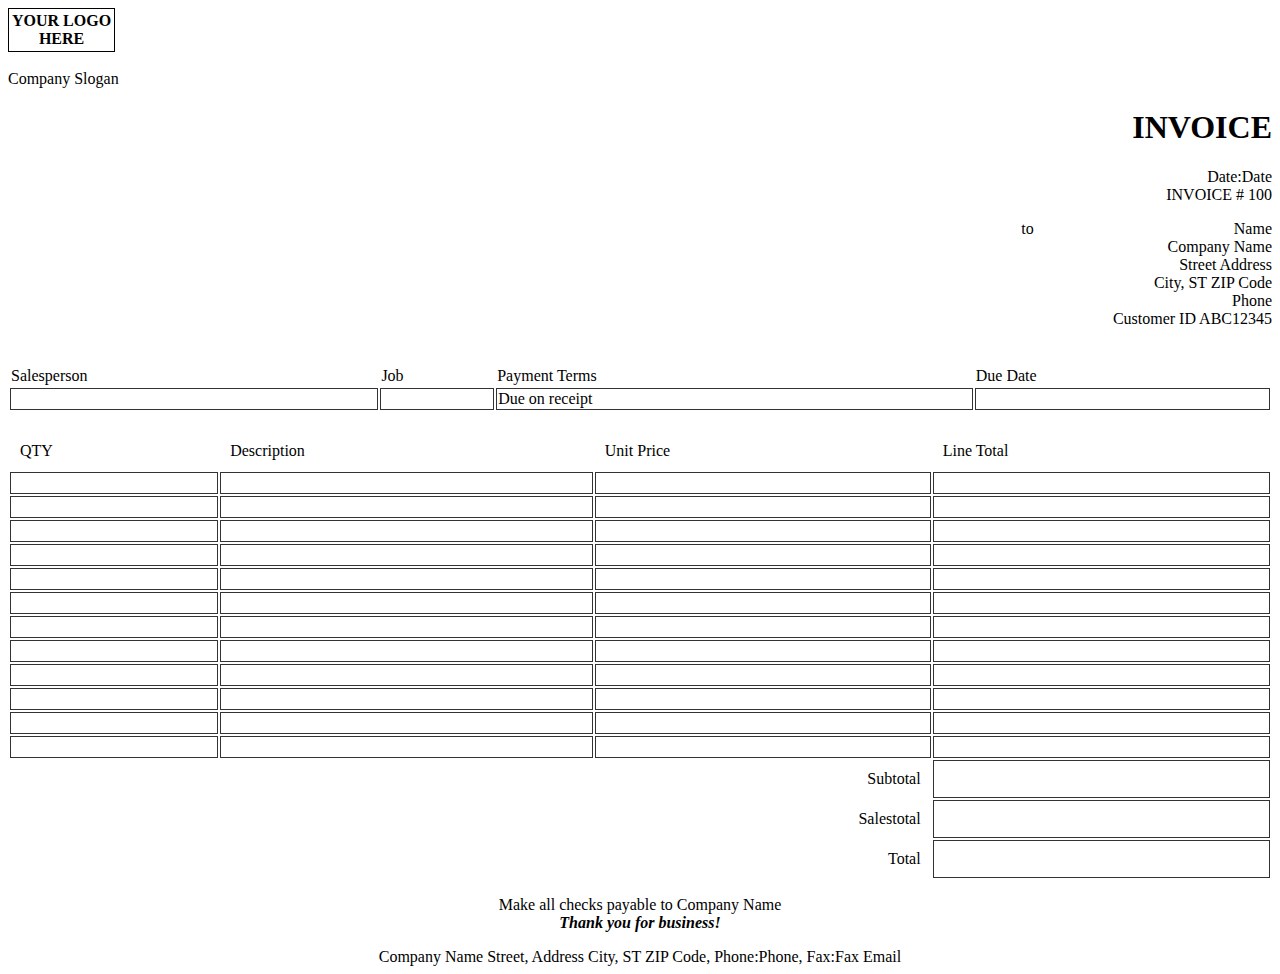
<file: index.html>
<!DOCTYPE html>
<html>
    <head>
        <title>Hello World</title>
    </head>
    <body>
        <table style="border: 1px solid black">
            <tr>
                <th><b>YOUR LOGO <br>HERE </b></th>
            </tr>
        </table>
        <br>
        <div style="text-align: left;">Company Slogan</div>
        <div style="text-align:right"><h1>INVOICE</h1></div>
        <div style="text-align:right">Date:Date</div>
        <div style="text-align:right">INVOICE # 100</div>
        <p></p>
        <div style="text-align:right"><span style="margin-right: 200px;">to</span>Name</div>
        <div style="text-align:right">Company Name</div>
        <div style="text-align:right">Street Address</div>
        <div style="text-align:right">City, ST ZIP Code</div>
        <div style="text-align:right">Phone</div>
        <div style="text-align:right">Customer ID ABC12345</div>
        <br>
        <br>

        <Table width="100%">
            <tr >
                <td>Salesperson</td>
                <td>Job</td>
                <td>Payment Terms</td>
                <td>Due Date</td>
            </tr>
            <tr>
                <td style="border: 1px solid #333;"></td>
                <td style="border: 1px solid #333;"></td>
                <td style="border: 1px solid #333;">Due on receipt</td>
                <td style="border: 1px solid #333;"></td>
            </tr>
        </Table>
        <br>
        <Table width="100%" cellpadding="10">
            <tr>
                <td>QTY</td>
                <td>Description</td>
                <td>Unit Price</td>
                <td>Line Total</td>
            </tr>
            <tr>
                <td style="border: 1px solid #333;"></td> 
                <td style="border: 1px solid #333;"></td> 
                <td style="border: 1px solid #333;"></td> 
                <td style="border: 1px solid #333;"></td> 
             </tr>
             <tr>
                <td style="border: 1px solid #333;"></td> 
                <td style="border: 1px solid #333;"></td> 
                <td style="border: 1px solid #333;"></td> 
                <td style="border: 1px solid #333;"></td> 
             </tr>
             <tr>
                <td style="border: 1px solid #333;"></td> 
                <td style="border: 1px solid #333;"></td> 
                <td style="border: 1px solid #333;"></td> 
                <td style="border: 1px solid #333;"></td> 
             </tr>
             <tr>
                <td style="border: 1px solid #333;"></td> 
                <td style="border: 1px solid #333;"></td> 
                <td style="border: 1px solid #333;"></td> 
                <td style="border: 1px solid #333;"></td> 
             </tr>
             <tr>
                <td style="border: 1px solid #333;"></td> 
                <td style="border: 1px solid #333;"></td> 
                <td style="border: 1px solid #333;"></td> 
                <td style="border: 1px solid #333;"></td> 
             </tr>
             <tr>
                <td style="border: 1px solid #333;"></td> 
                <td style="border: 1px solid #333;"></td> 
                <td style="border: 1px solid #333;"></td> 
                <td style="border: 1px solid #333;"></td> 
             </tr>
             <tr>
                <td style="border: 1px solid #333;"></td> 
                <td style="border: 1px solid #333;"></td> 
                <td style="border: 1px solid #333;"></td> 
                <td style="border: 1px solid #333;"></td> 
             </tr>
             <tr>
                <td style="border: 1px solid #333;"></td> 
                <td style="border: 1px solid #333;"></td> 
                <td style="border: 1px solid #333;"></td> 
                <td style="border: 1px solid #333;"></td> 
             </tr>
             <tr>
                <td style="border: 1px solid #333;"></td> 
                <td style="border: 1px solid #333;"></td> 
                <td style="border: 1px solid #333;"></td> 
                <td style="border: 1px solid #333;"></td> 
             </tr>
             <tr>
                <td style="border: 1px solid #333;"></td> 
                <td style="border: 1px solid #333;"></td> 
                <td style="border: 1px solid #333;"></td> 
                <td style="border: 1px solid #333;"></td> 
             </tr>
             <tr>
                <td style="border: 1px solid #333;"></td> 
                <td style="border: 1px solid #333;"></td> 
                <td style="border: 1px solid #333;"></td> 
                <td style="border: 1px solid #333;"></td> 
             </tr>
             <tr>
                <td style="border: 1px solid #333;"></td> 
                <td style="border: 1px solid #333;"></td> 
                <td style="border: 1px solid #333;"></td> 
                <td style="border: 1px solid #333;"></td> 
             </tr>      
             <tr>
                 <td></td>
                 <td></td>
                <td align="right">Subtotal</td>
                <td style="border: 1px solid #333;"></td>
             </tr>
             <tr>
                <td></td>
                <td></td>
               <td align="right">Salestotal</td>
               <td style="border: 1px solid #333;"></td>
            </tr>
            <tr>
                <td></td>
                <td></td>
               <td align="right">Total</td>
               <td style="border: 1px solid #333;"></td>
            </tr>
        </Table>
        
    <p></p>
    <p></p>
        <div style="text-align:center">Make all checks payable to Company Name</div>
        <div style="text-align:center"><b><i>Thank you for business!</b></i></div>
        <p></p>
        <div style="text-align:center">Company Name Street, Address City, ST ZIP Code, Phone:Phone, Fax:Fax Email </div>

    </body>


</html>
</file>
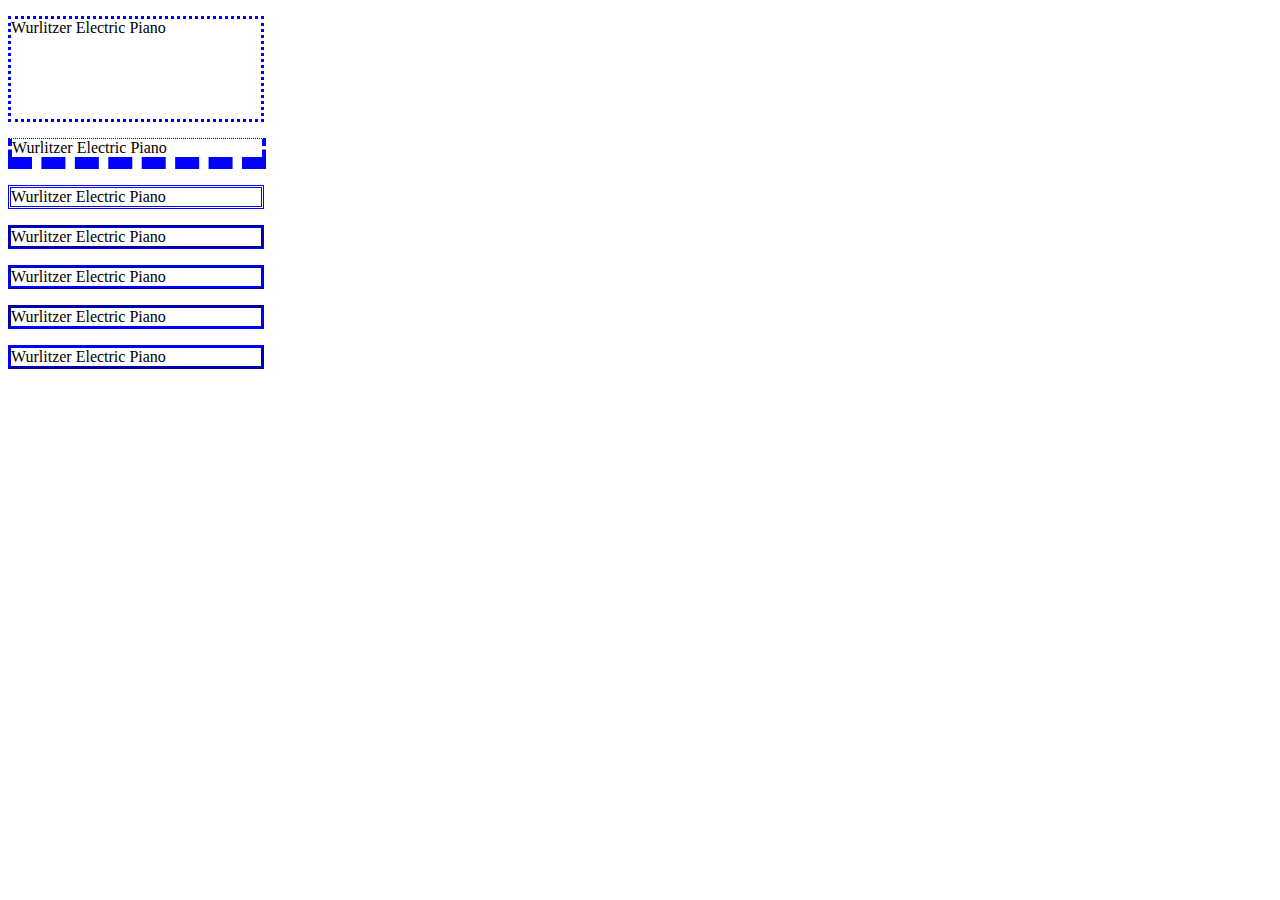
<file: border/index.html>
<!DOCTYPE html>
<html lang="en">
<head>
    <meta charset="UTF-8">
    <meta name="viewport" content="width=device-width, initial-scale=1.0">
    <title>CSS 4</title>
</head>

<style>
    p.dotted{
        border-color: blue;
        border-style: dotted;
        height: 100px;
        width: 250px;
    }
    p.mix{
        border-color: blue;
        border-style: dotted dashed dashed;
        border-width: 1px 4px 12px 4px;
        width: 250px;

    }
    p.double{
        border-color: blue;
        border-style: double;
        width: 250px;

    }
    p.groove{
        border-color: blue;
        border-style: groove;
        width: 250px;

    }
    p.ridge{
        border-color: blue;
        border-style: ridge;
        width: 250px;

    }
    p.insert{
        border-color: blue;
        border-style: inset;
        width: 250px;

    }
    p.outset{
        border-color: blue;
        border-style: outset;
        width: 250px;

    }
</style>

<body>
    <p class="dotted">Wurlitzer Electric Piano</p>
    <p class="mix">Wurlitzer Electric Piano</p>   
    <p class="double">Wurlitzer Electric Piano</p>    
    <p class="groove">Wurlitzer Electric Piano</p>    
    <p class="ridge">Wurlitzer Electric Piano</p>    
    <p class="insert">Wurlitzer Electric Piano</p>    
    <p class="outset">Wurlitzer Electric Piano</p>    

    
</body>

</html>
</file>
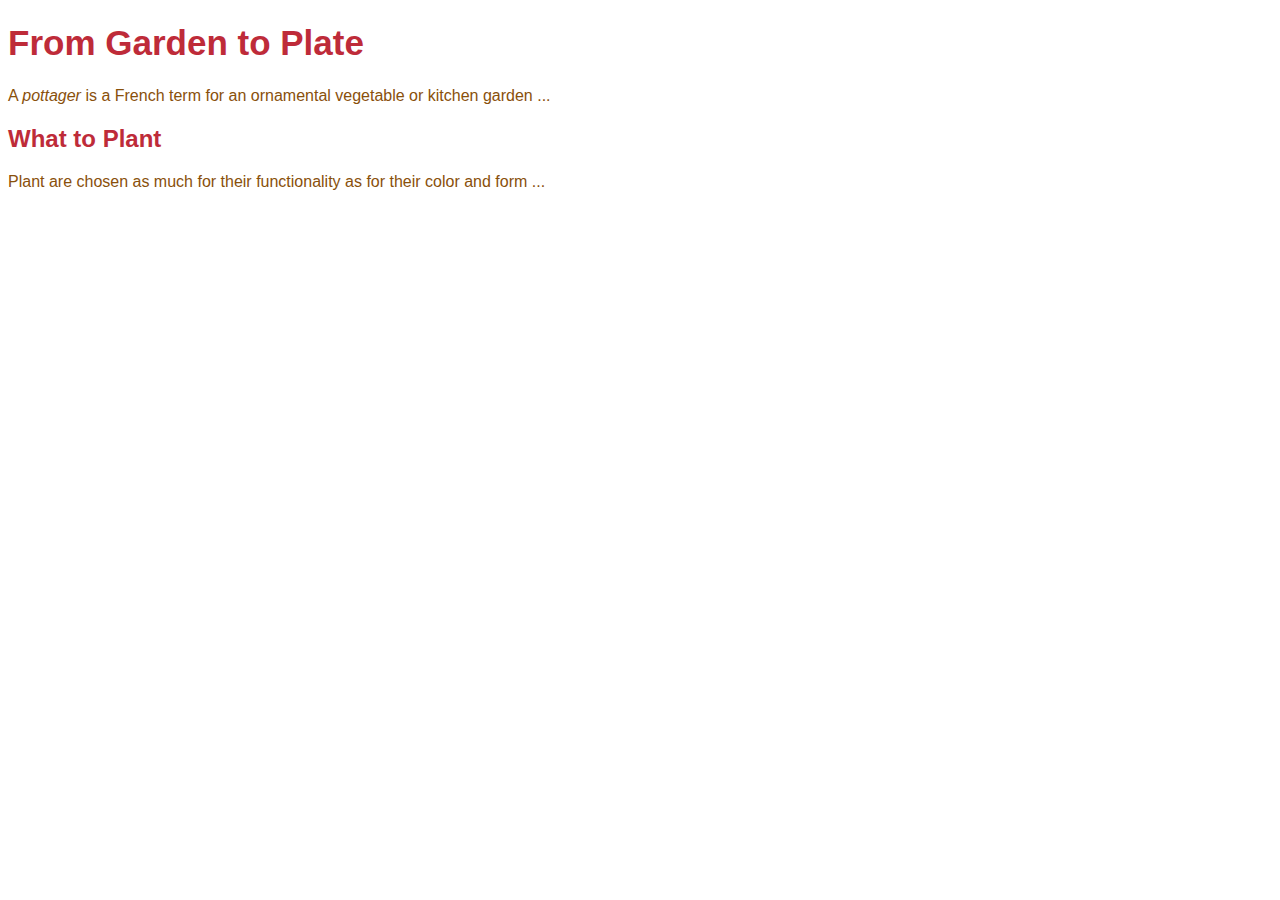
<file: css1/index.html>
<!DOCTYPE html>
<html>

<head>
    <title>Excersice 2</title>
</head>
<style>
    .title1 {
        color: #BE2B39;
        font-family: Arial, Helvetica, sans-serif;
        font-size: 35px;
    }
    
    .title2 {
        color: #BE2B39;
        font-family: Arial, Helvetica, sans-serif;
    }
    
    p {
        color: #89500B;
        font-family: Arial, Helvetica, sans-serif;
    }
</style>

<body>
    <h1 class="title1">From Garden to Plate</h1>
    <p>A <i>pottager</i> is a French term for an ornamental vegetable or kitchen garden ... </p>

    <h2 class="title2">What to Plant</h1>
        <p>Plant are chosen as much for their functionality as for their color and form ...</p>

</body>


</html>
</file>
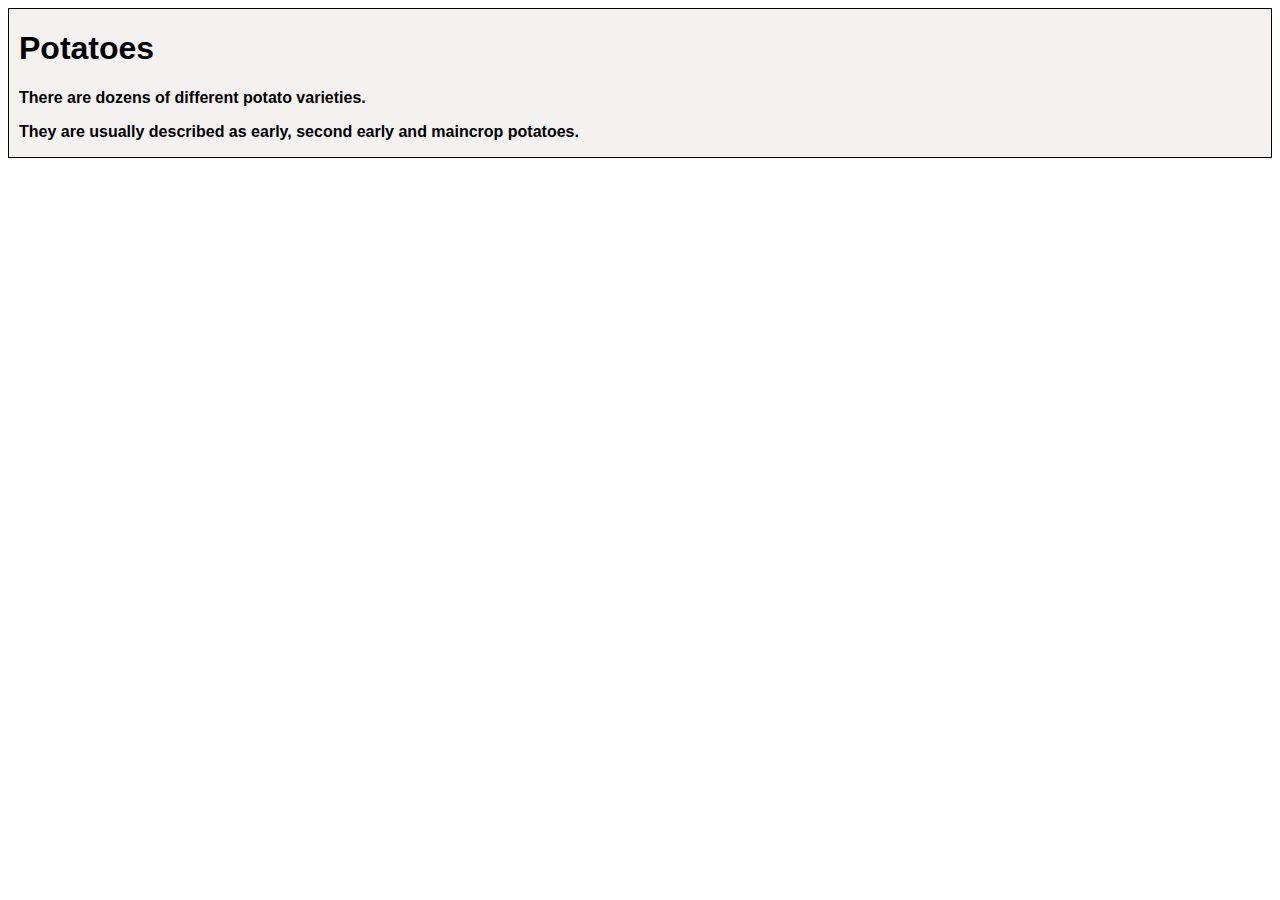
<file: css2/index.html>
<!DOCTYPE html>
<html>

<head>
    <title>Excersice 2</title>
</head>
<style>
    div {
        border-style: solid;
        border-width: 1px;
        font-family: Arial, Helvetica, sans-serif;
        background-color: #F4F2F0;
        font-weight: bold;
        padding-left: 10px;
    }
</style>

<body>
    <div>
        <h1> Potatoes</h1>
        <p> There are dozens of different potato varieties.</p>
        <p> They are usually described as early, second early and maincrop potatoes. </p>
    </div>
</body>


</html>
</file>
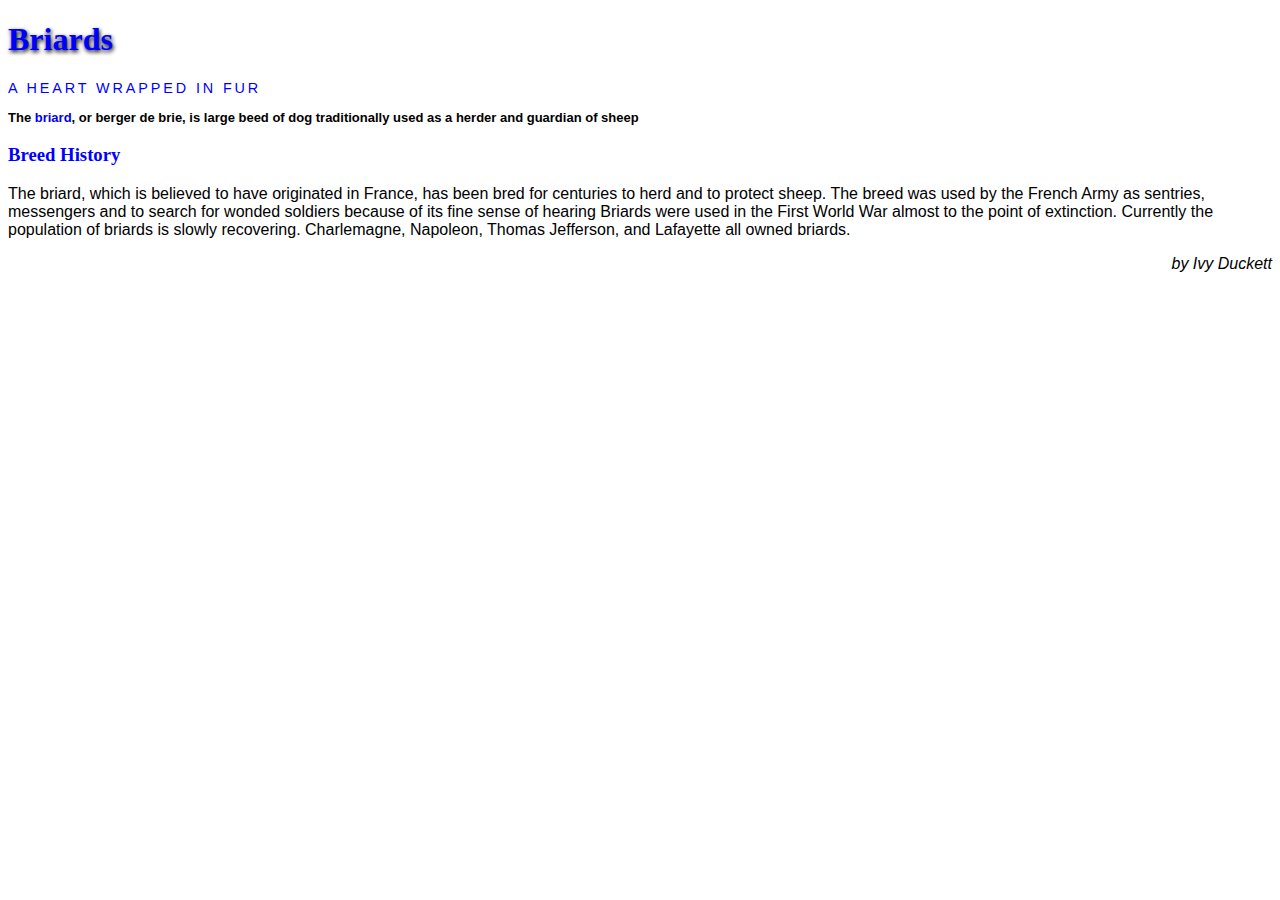
<file: css3/index.html>
<!DOCTYPE html>
<html lang="en">
<head>
    <meta charset="UTF-8">
    <meta name="viewport" content="width=device-width, initial-scale=1.0">
    <title>CSS 3</title>
</head>
<style>
    .title1{
        color: blue;
        text-shadow: 1px 2px 4px black;
        font-family: Georgia, 'Times New Roman', Times, serif;
    }

    .p1{
        color:blue;
        font-size: 90%;
        font-family: Arial, Helvetica, sans-serif;
        font-weight: 200;
        letter-spacing: 0.2em;
    }

    .p2{
        font-weight: 710;
        font-size: small;
        font-family: Arial, Helvetica, sans-serif;
    }

    .title2{
        color: blue;
    }

    p{
        font-family: Arial, Helvetica, sans-serif;
    }

    .p3{
        text-align: right;
        font-style: italic;
    }


</style>

<body>
    <h1 class="title1">Briards</h1>
    <p class="p1">A HEART WRAPPED IN FUR</p>
    <p class="p2">The <a style="text-decoration:none" href="https://www.w3schools.com/html/html_links.asp">briard</a>, or berger de brie, is large beed of dog traditionally used as a herder and guardian of sheep</p>
    <h3 class="title2">Breed History</h3> 
    <p>The briard, which is believed to have originated in France, has been bred for centuries to herd and to protect sheep.
        The breed was used by the French Army as sentries, messengers and to search for wonded soldiers because of its fine sense of hearing
        Briards were used in the First World War almost to the point of extinction. Currently the population of briards is slowly recovering.
        Charlemagne, Napoleon, Thomas Jefferson, and Lafayette all owned briards.
    </p>
    <p class="p3">by Ivy Duckett</p>   
</body>


</html>
</file>
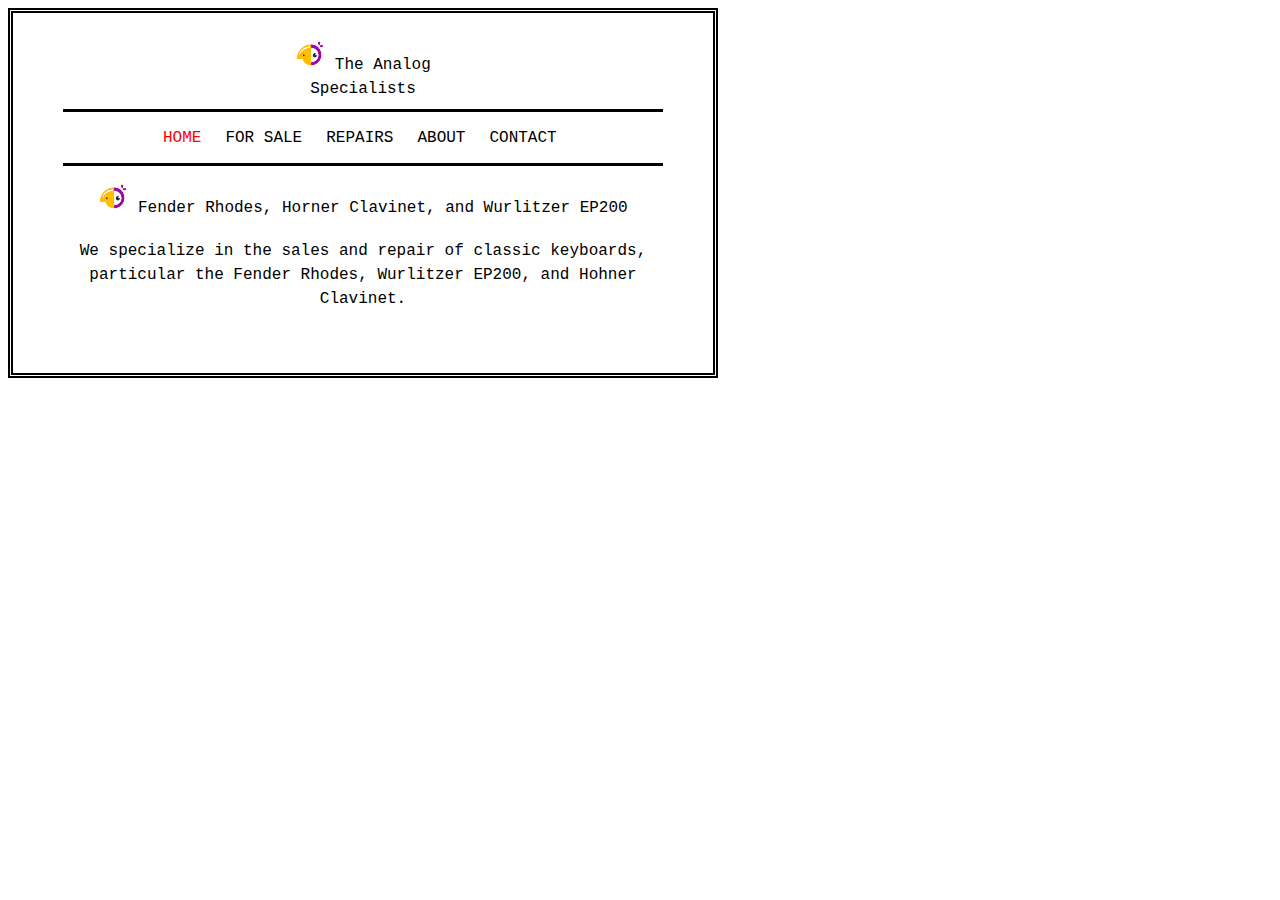
<file: css5/index.html>
<!DOCTYPE html>
<html lang="en">
<head>
    <meta charset="UTF-8">
    <meta name="viewport" content="width=device-width, initial-scale=1.0">
   <title>css6</title>
</head>
<style>
    p.spasi{
        margin-top: 35px;
    }
    img{
        width: 30px;
        height: 30px;
    }
    p{
        font-family: 'Courier New', Courier, monospace;
        text-align: center;
        line-height: 0.5;

    }
    div.border_main{
        padding-top: 10px;
        padding-bottom: 50px;
        padding-left: 50px;
        padding-right: 50px;
        width: 600px;
        height: 300px;
        border-style: double;
        border-width: 5px;
    }
    div.sub_border{
        padding-left: 50px;
        width: 100 px;
        height: 100 px;
        border-style: solid hidden solid hidden;

    }
    li{
        font-family: 'Courier New', Courier, monospace;
        display: inline;
        margin: 10px;
    }
    li.red1{
        color: red;
    }
    li.red2:hover{
        color: red;
    }    li.red3:hover{
        color: red;
    }    li.red4:hover{
        color: red;
    }
    li.red5:hover{
        color: red;
    }
</style>


<body>
    <div class="border_main">
        <p>
            <img src="manuk.png" alt="">
            The Analog
        </p>
        <p>Specialists</p>
        <div class="sub_border">
            <ul>
                <li class="red1">HOME</li>
                <li class="red2">FOR SALE</li>
                <li class="red3">REPAIRS</li>
                <li class="red4">ABOUT</li>
                <li class="red5">CONTACT</li>
            </ul>
        </div>
        <p >
            <img src="manuk.png" alt="">
            Fender Rhodes, Horner Clavinet, and Wurlitzer EP200
        </p>
        
        <p class="spasi"> 
            We specialize in the sales and repair of classic keyboards,
        </p>
        <p>particular the Fender Rhodes, Wurlitzer EP200, and Hohner</p>
        <p>Clavinet.</p>
    </div>
</body>
</html>
</file>
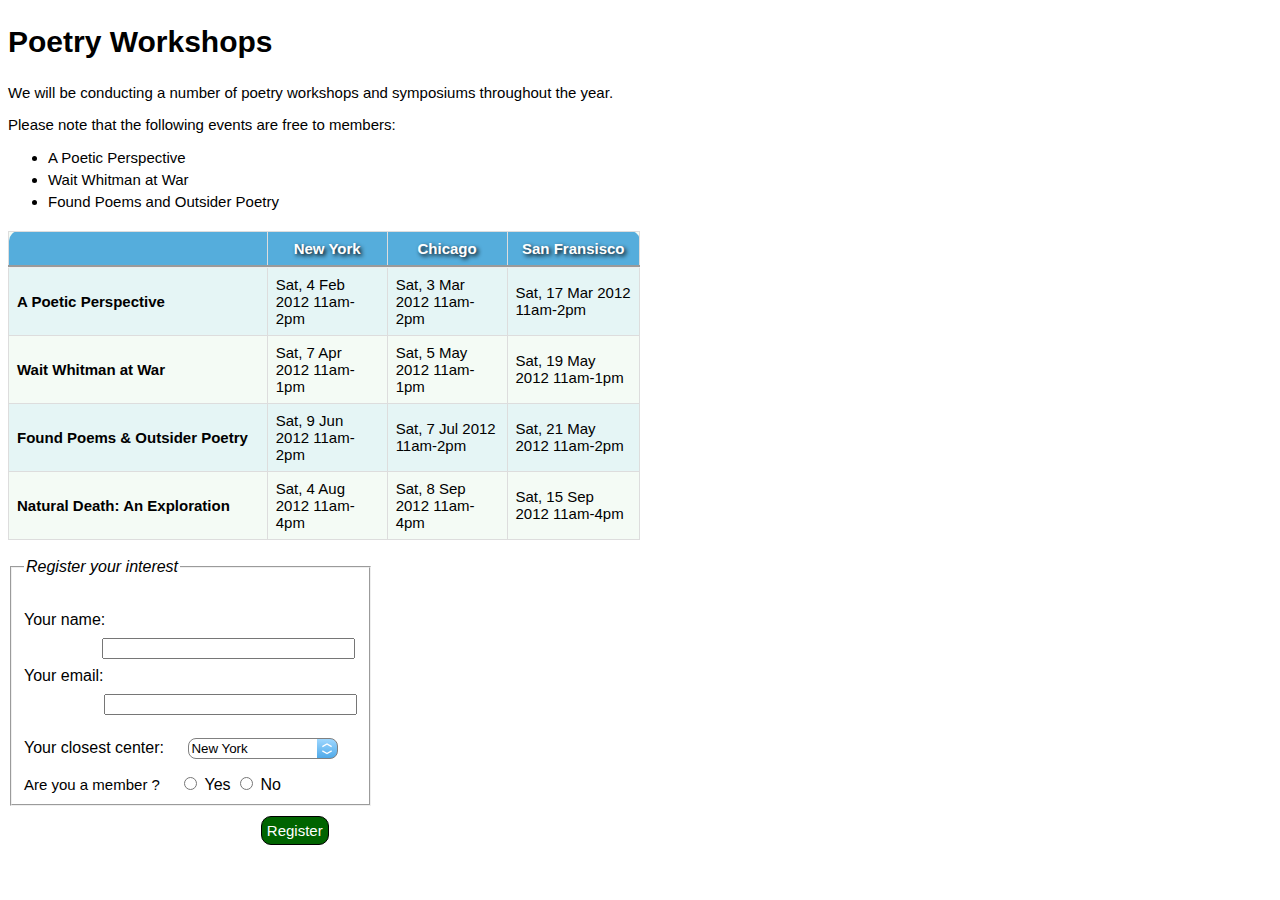
<file: css6/index.html>
<!DOCTYPE html>
<html lang="en">
<head>
    <meta charset="UTF-8">
    <meta name="viewport" content="width=device-width, initial-scale=1.0">
    <title>Challenge 5</title>
</head>
<style>
    h2.judul{
        font-family: sans-serif;
        font-size: 30px;
    }
    p{
        font-family: sans-serif;
        font-size: 15px;
        font-weight:unset;
    }
    li{
        font-family: sans-serif;
        font-size: 15px;
        padding-bottom: 5px;
    }
    #tabel{
        border-collapse: collapse;
        font-family: sans-serif;
        font-size: 15px;
        width: 50%;
        background-color: #f4fbf5;
    }
    #tabel th, #tabel td{
        border: 1px solid #dddddd;
        padding: 8px;
        
    }
    #tabel tr:nth-child(even){
        background-color: #e5f5f5;
    }
    #tabel th{
        border-bottom: groove;
    }
    th{
        font-size: 15px;
        background-color: #55addc;
        color: white;
        text-shadow: 2px 2px 4px #000000  ;
        ;
    }
    th.kosong{
        border-radius: 10px 00px 00px  0px;
        overflow: hidden;
    }
    th.new{
        width: 19%;
    }
    th.cc{
        width:19%;
    }
    th.sf{
        width: 21%;
        border-radius: 0px 10px 0px  0px;
        overflow: hidden;
    }
    .subform{
        font-style: italic;
        font-family: sans-serif;
    }
    form{
        font-family: sans-serif;
        padding-top: 25px;
    }
    select {
    background-color: white;
    border: thin solid grey;
    border-radius: 4px;
    padding:2px;
    padding-right: 10px;
    -webkit-box-sizing: border-box;
    -moz-box-sizing: border-box;
    box-sizing: border-box;
    -webkit-appearance: none;
    -moz-appearance: none;
     }

    select.country{

    border-radius: 8px;
    background-image: url("data:image/svg+xml;utf8,<svg xmlns='http://www.w3.org/2000/svg' width='30' height='30'><polyline points='8,12,15,8,22,12' fill='none' style='stroke:white;stroke-width:2'/><polyline points='8,18,15,22,22,18' fill='none' style='stroke:white;stroke-width:2'/></svg>"),
    linear-gradient(to bottom, #a0d8ff 0%, #2591dd 150%);;
    height: 100%;
    width: 150px;
    background-position: center right;
    background-size:  1.5em 1.5em;
    background-repeat: no-repeat;
    margin-top: 10px;
    margin-left: 20px;
    margin-bottom: 15px;
    }
   t.country:focus{
        border-color: grey;
        outline: 0;
    }
    .formsubmit2{
        padding-top: 10px;
    }
    .formsubmit{
        line-height: 28px;
    }
    div.form{
        padding-right: 73%;
    }
    #vname1{
        margin-left: 78px;
        padding-right: 70px;
    }
    #vname2{
        margin-left: 80px;
        padding-right: 70px;      
    }
    .yesno{
        margin-left: 20px;
        display: inline;
    }
    .member{
        display: inline;
    }
    .k1{
        font-weight: bold;
    }
    input.submit{
        font-size: 15px;
        margin-top: 10px;
        margin-left: 20%;
        background-color: darkgreen;
        color: white;
        padding: 5px;
        border-radius: 10px;
        border: 1px solid black;
    }
    input.submit:hover{
        background-color: white;
        color: darkgreen;
    }
</style>
<body>
    <h2 class="judul"><b>Poetry Workshops</b></h2>
    <p>We will be conducting a number of poetry workshops and symposiums throughout the year.</p>
    <p>Please note that the following events are free to members:</p>
    <ul>
        <li>A Poetic Perspective</li>
        <li>Wait Whitman at War</li>
        <li>Found Poems and Outsider Poetry</li>
    </ul>
        <table id="tabel" border="1" >
            <tr >
                <th class="kosong"></th>
                <th class="new">New York</th>
                <th class="cc">Chicago</th>
                <th class="sf">San Fransisco</th>
            </tr>
            <tr>
                <td class="k1">A Poetic Perspective</td>
                <td>Sat, 4 Feb 2012 11am-2pm</td>
                <td>Sat, 3 Mar 2012 11am-2pm</td>
                <td>Sat, 17 Mar 2012 11am-2pm</td>
            </tr>
            <tr>
                <td class="k1">Wait Whitman at War</td>
                <td>Sat, 7 Apr 2012 11am-1pm</td>
                <td>Sat, 5 May 2012 11am-1pm</td>
                <td>Sat, 19 May 2012 11am-1pm</td>
            </tr>
            <tr>
                <td class="k1">Found Poems & Outsider Poetry</td>
                <td>Sat, 9 Jun 2012 11am-2pm</td>
                <td>Sat, 7 Jul 2012 11am-2pm</td>
                <td>Sat, 21 May 2012 11am-2pm</td>
            </tr>
            <tr>
                <td class="k1">Natural Death: An Exploration</td>
                <td>Sat, 4 Aug 2012 11am-4pm</td>
                <td>Sat, 8 Sep 2012 11am-4pm</td>
                <td>Sat, 15 Sep 2012 11am-4pm</td>
            </tr>
        </table>
<br>
        <div class="form">
    <fieldset>
        <legend class="subform">Register your interest</legend>
        <form class="formsubmit">
            <label for="fname" id="fname" name="fname">Your name:</label>
            <input type="text" id="vname1" name="fname" value="">
<br>
            <label for="femail" id="femail" email="femail">Your email:</label>
            <input type="email" id="vname2" email="femail">
            </form>
            <form class="formsubmit2">
            <label for="country">Your closest center:</label>
            <select class="country" size="1">
                <option value="ny">New York</option>
                <option value="cc">Chicago</option>
                <option value="sf">San Francisco</option>
            </select>
<br>        <p class="member">Are you a member ?</p>
            <input type="radio" class="yesno" id="yes" name="member" value="yes">
            <label for="yes">Yes</label> 
            <input type="radio" id="no" name="member" value="no">
            <label for="no">No</label>     
        </form>
    </fieldset>
    </div>
    <input class="submit" type="submit" value="Register">

</body>
</html>
</file>
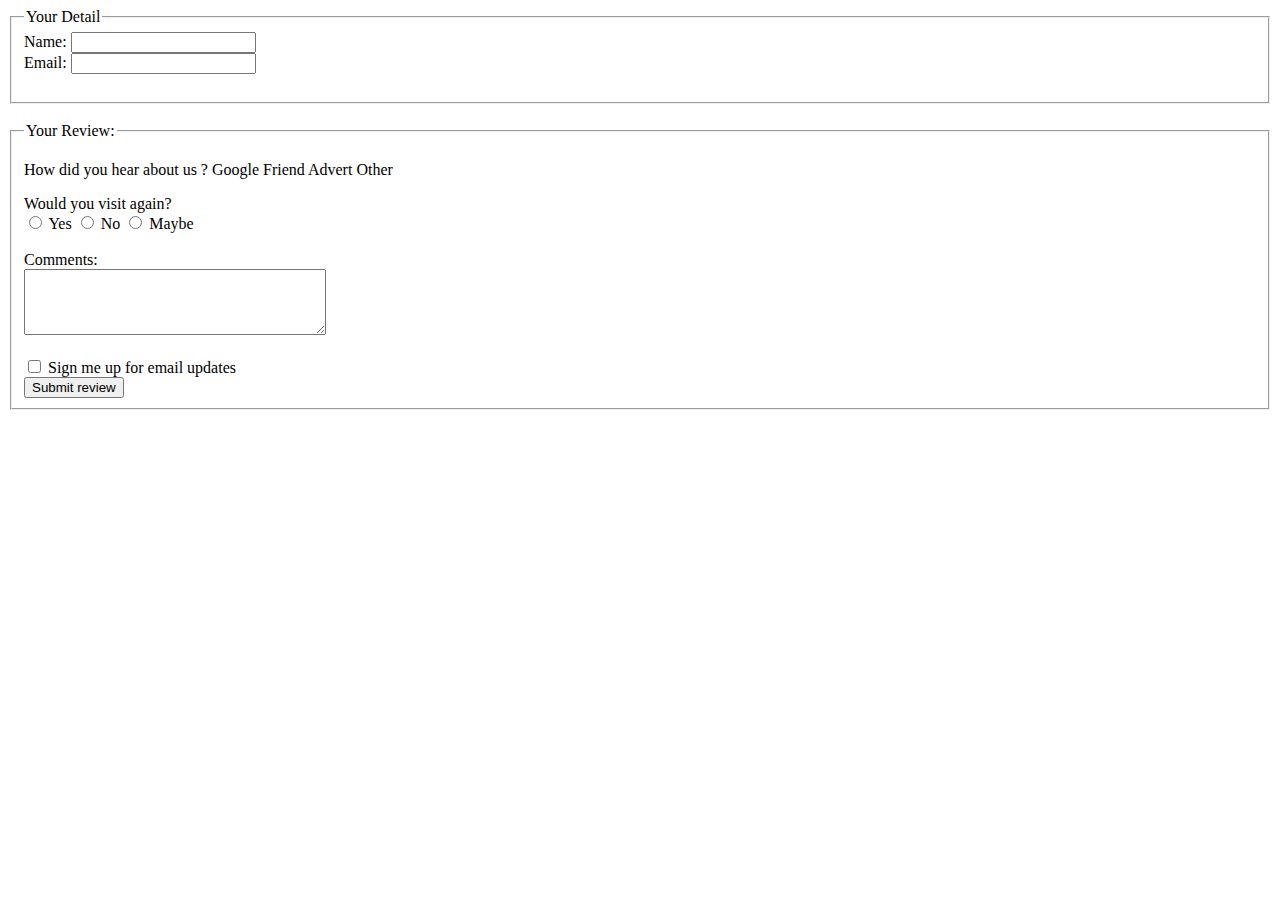
<file: Form/index.html>
<!DOCTYPE html>
<html>

<head>
    <title>Excersice 2</title>
</head>

<body>
    <fieldset>
        <legend>Your Detail</legend>
        <form>
            <label for="fname">Name:</label>
            <input type="text" id="fname" name="fname" value="">
            <br>
            <label for="femail">Email:</label>
            <input type="email" id="femail" email="femail" value="">
            <br>
            <br>
        </form>
    </fieldset>
    <br>
    <fieldset>
        <legend>Your Review:</legend>
        <form>
            <p>How did you hear about us ? Google Friend Advert Other</p>
            <label for="radio">Would you visit again?</label>
            <br>
            <input type="radio" id="Yes" name="pilihan" value="Yes">
            <label for="Yes">Yes</label>
            <input type="radio" id="No" name="pilihan" value="No">
            <label for="No">No</label>
            <input type="radio" id="Maybe" name="pilihan" value="Maybe">
            <label for="Maybe">Maybe</label>
        </form>
        <br>
        <form>
            <label>Comments:</label>
            <br>
            <textarea name="comments" id="comments" cols="35" rows="4"></textarea>
        </form>
        <br>
        <form>
            <input type="checkbox" id="sign me" name="sign me" value="sign me">
            <label for="sign me">Sign me up for email updates</label>
            <br><input type="submit" value="Submit review">
        </form>
    </fieldset>

</body>


</html>
</file>
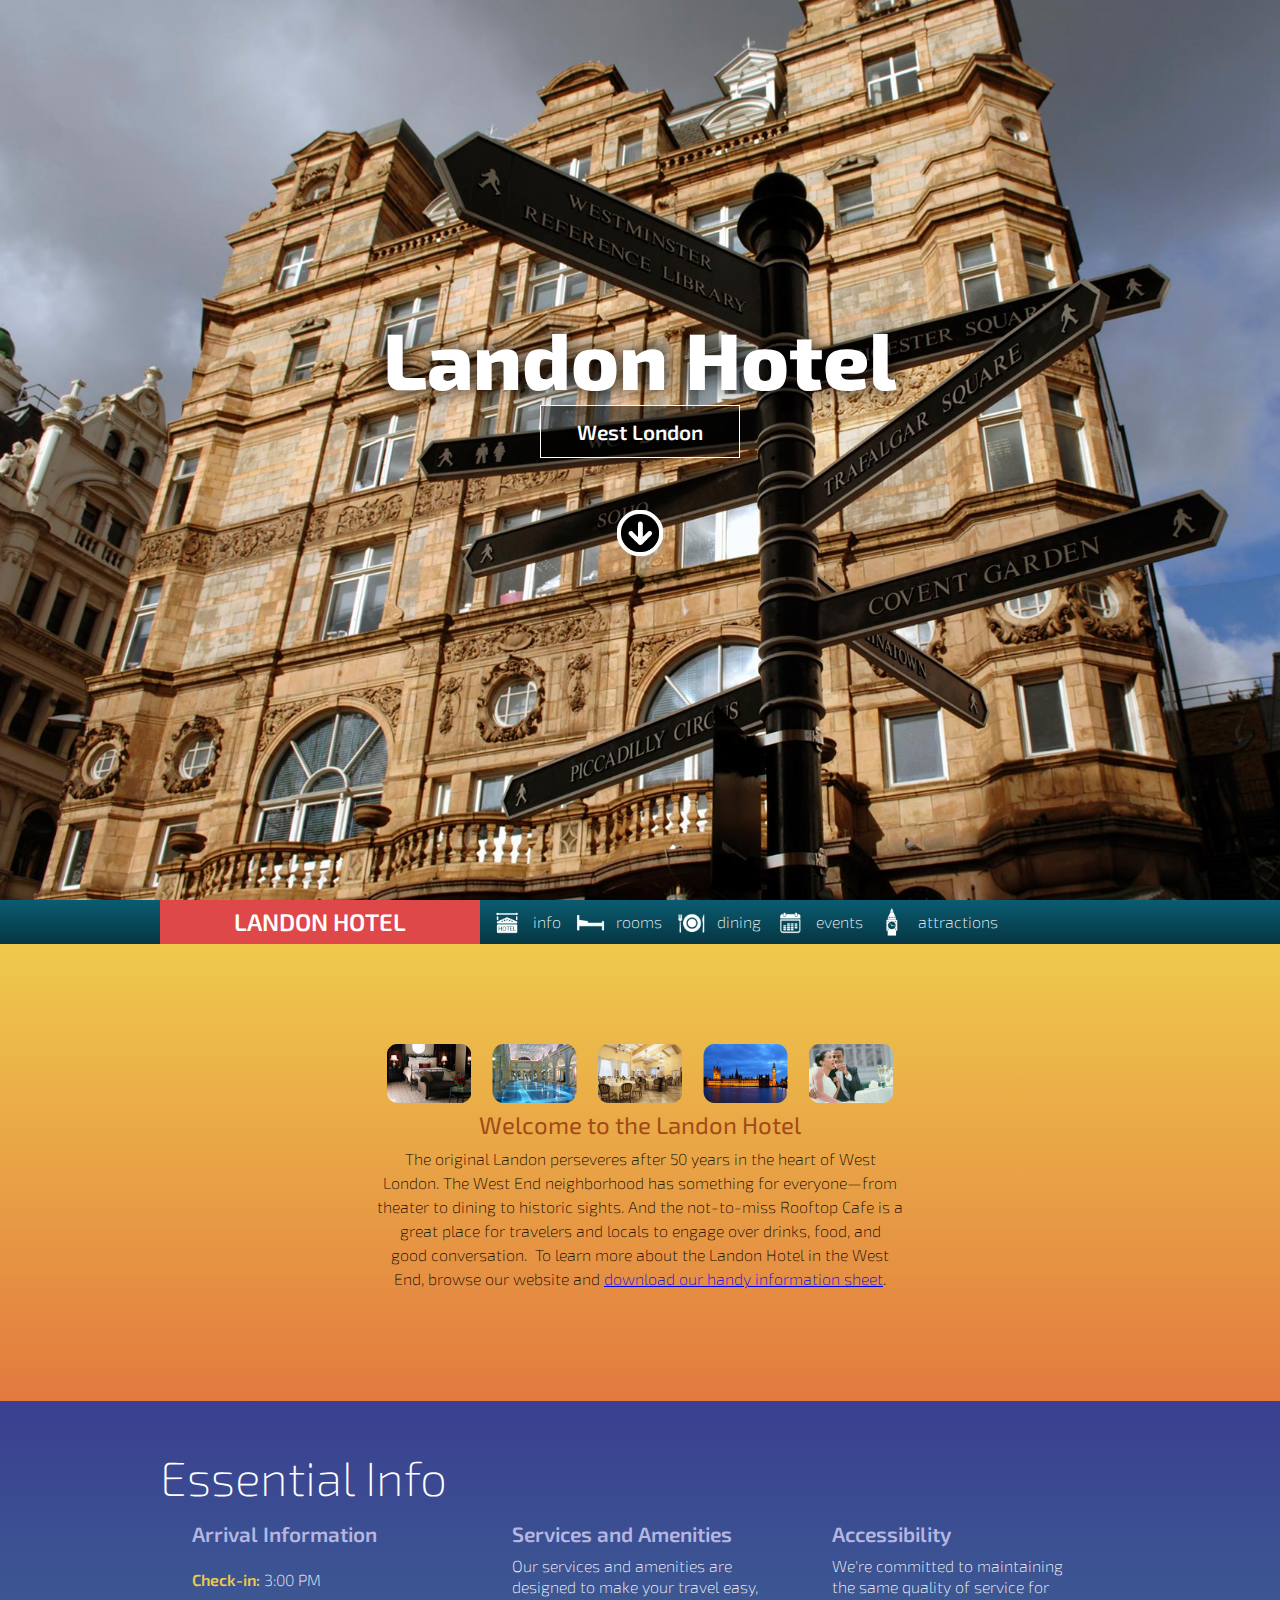
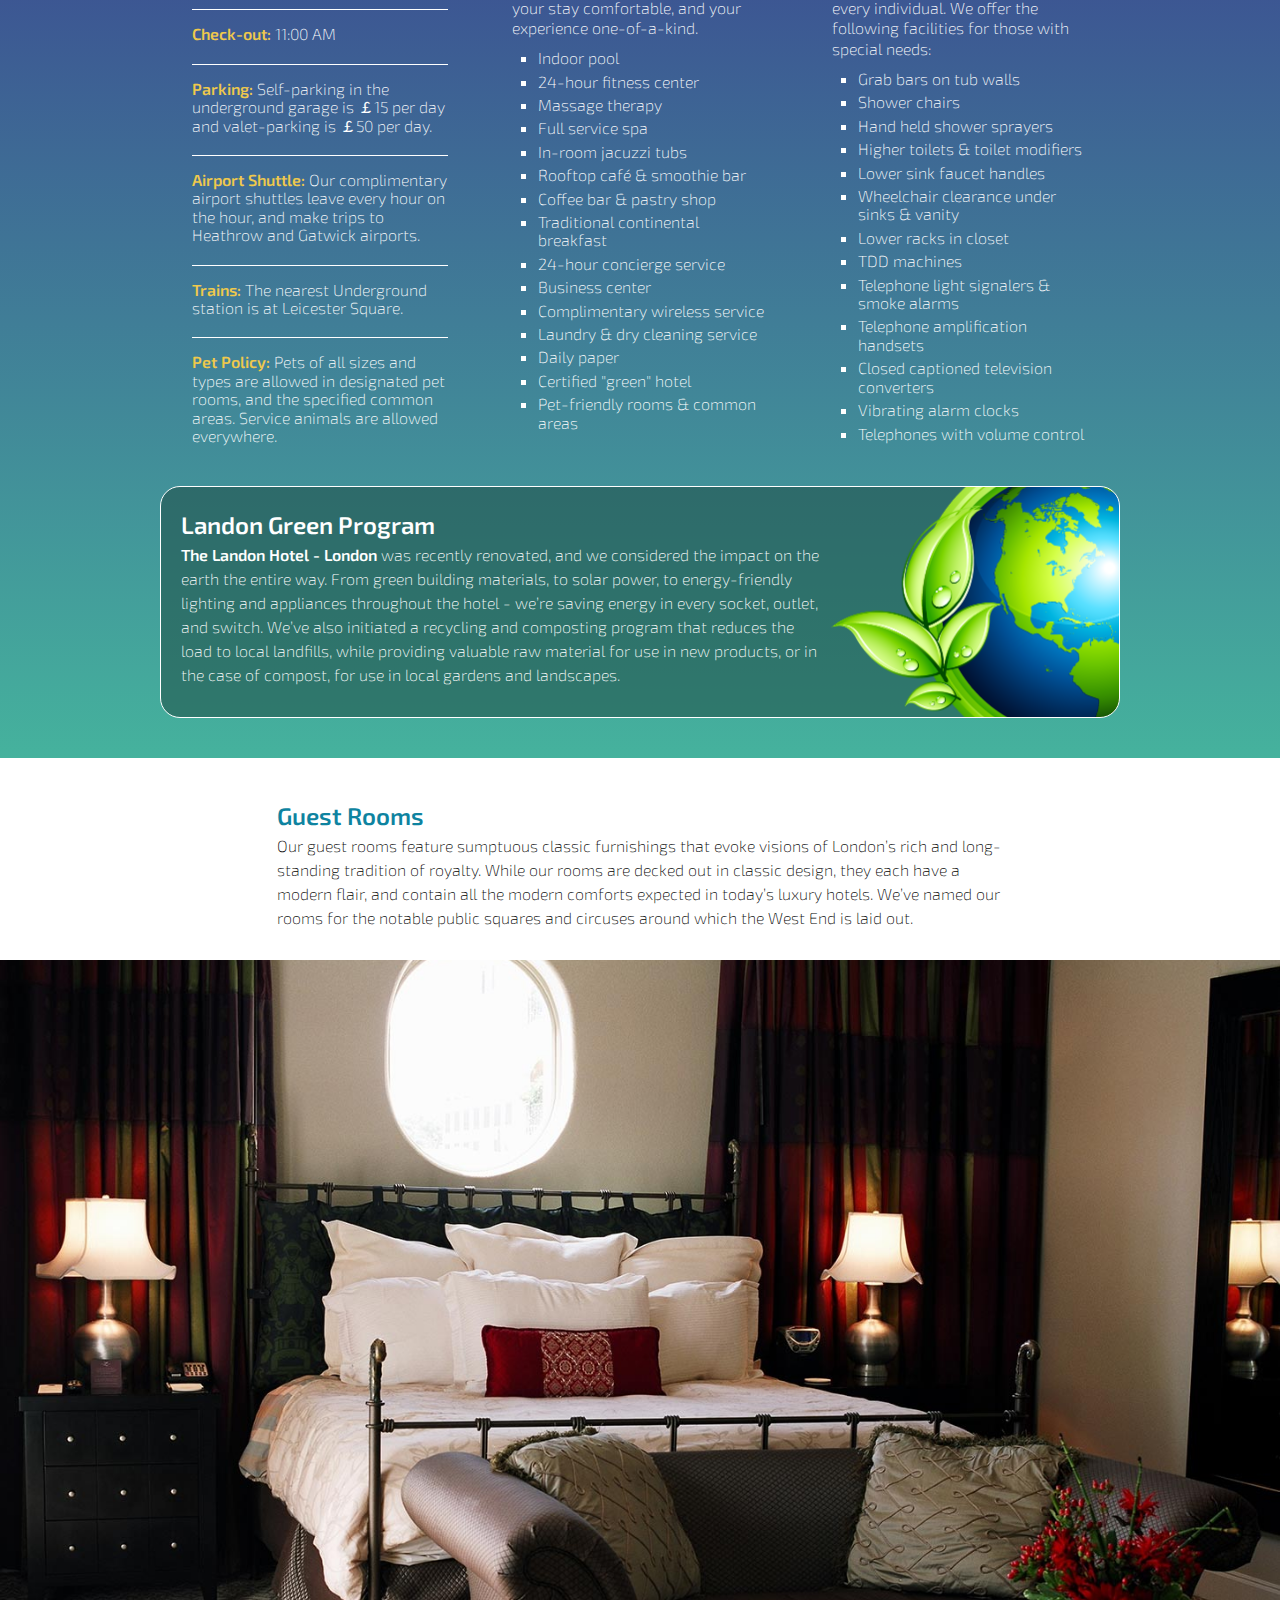
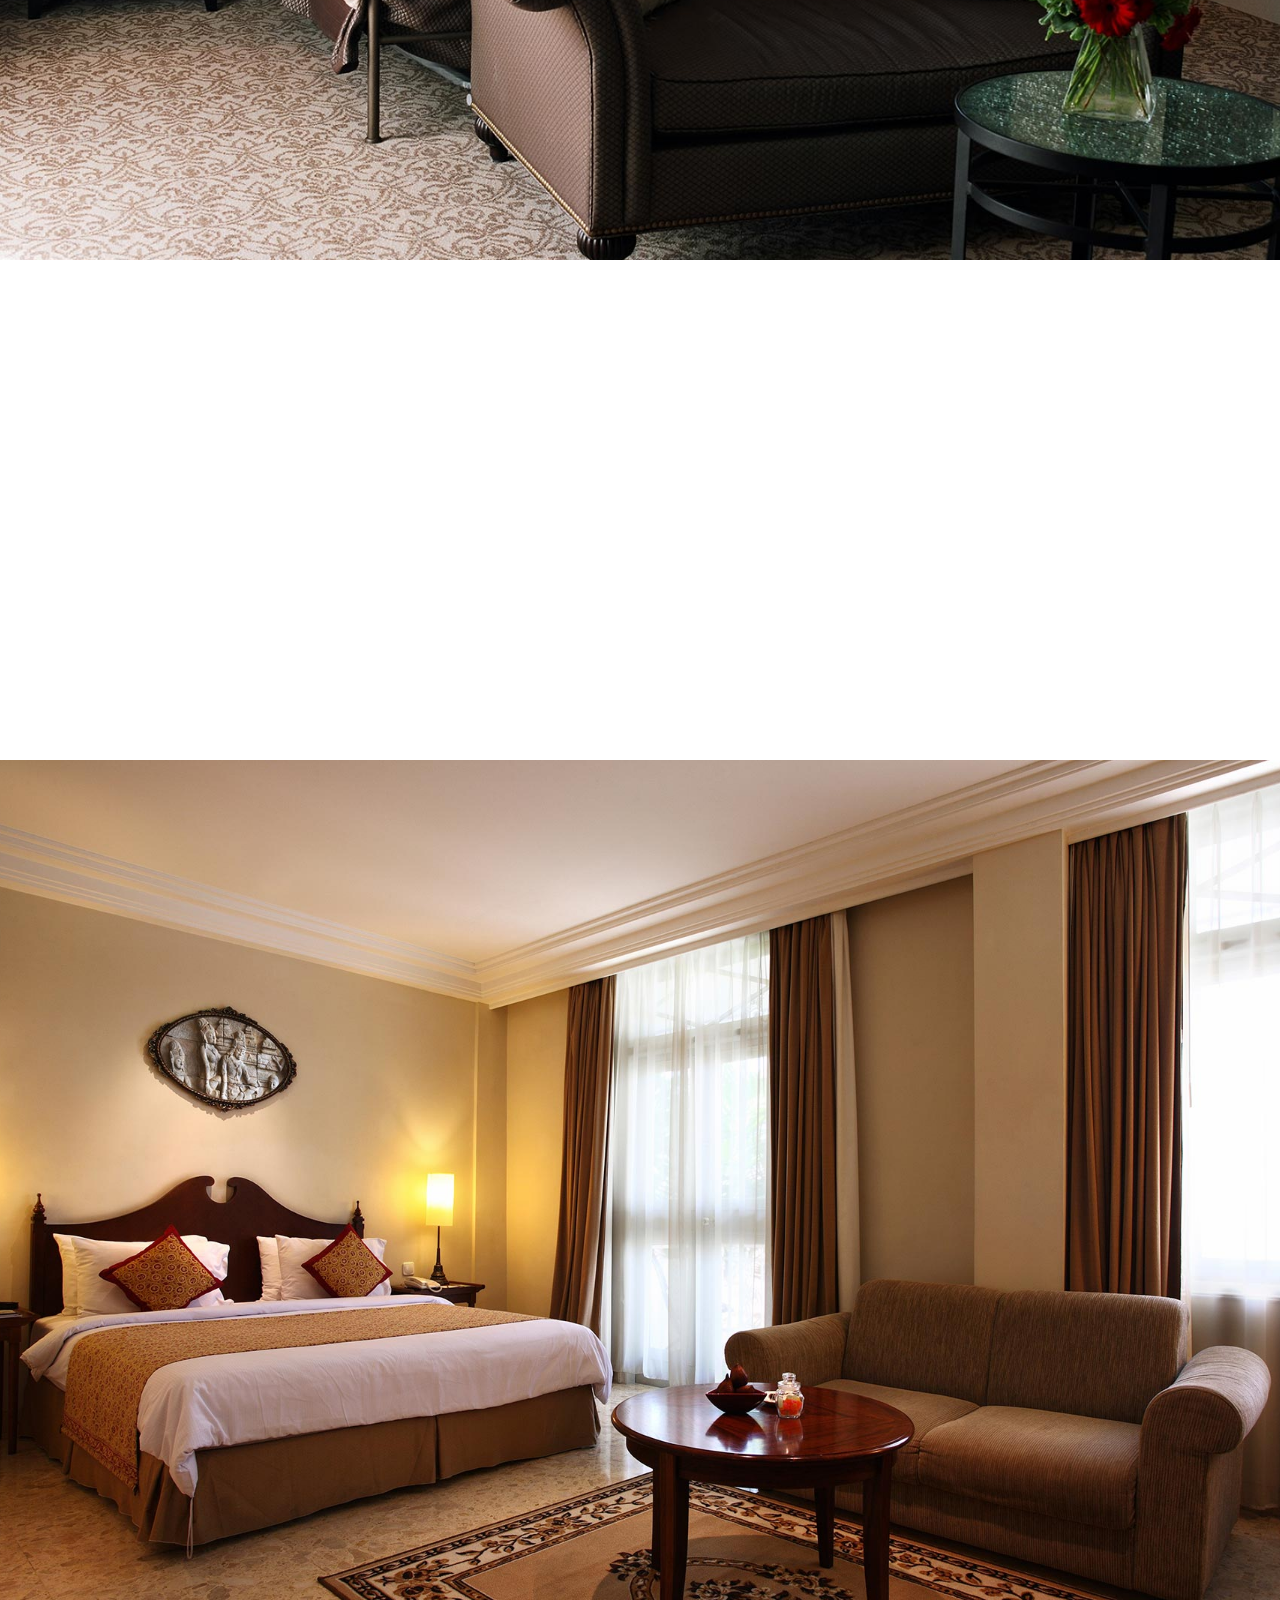
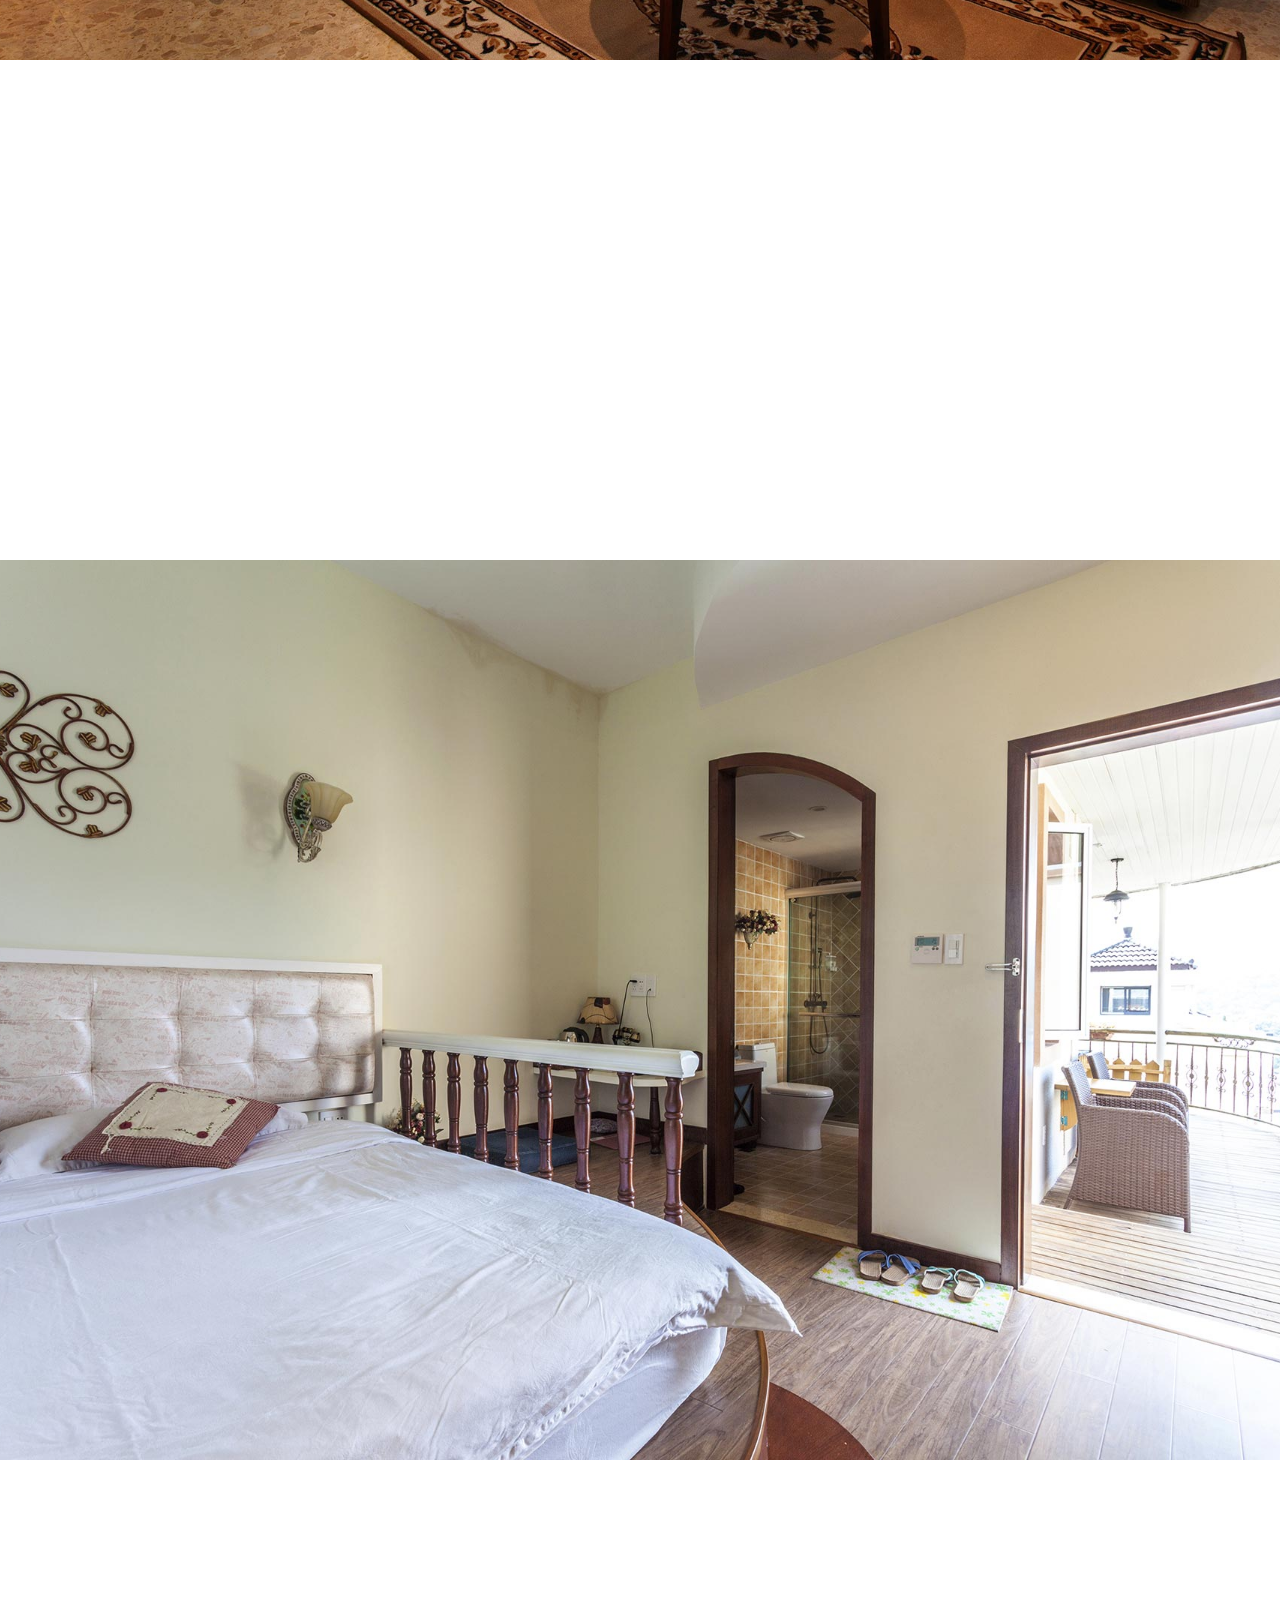
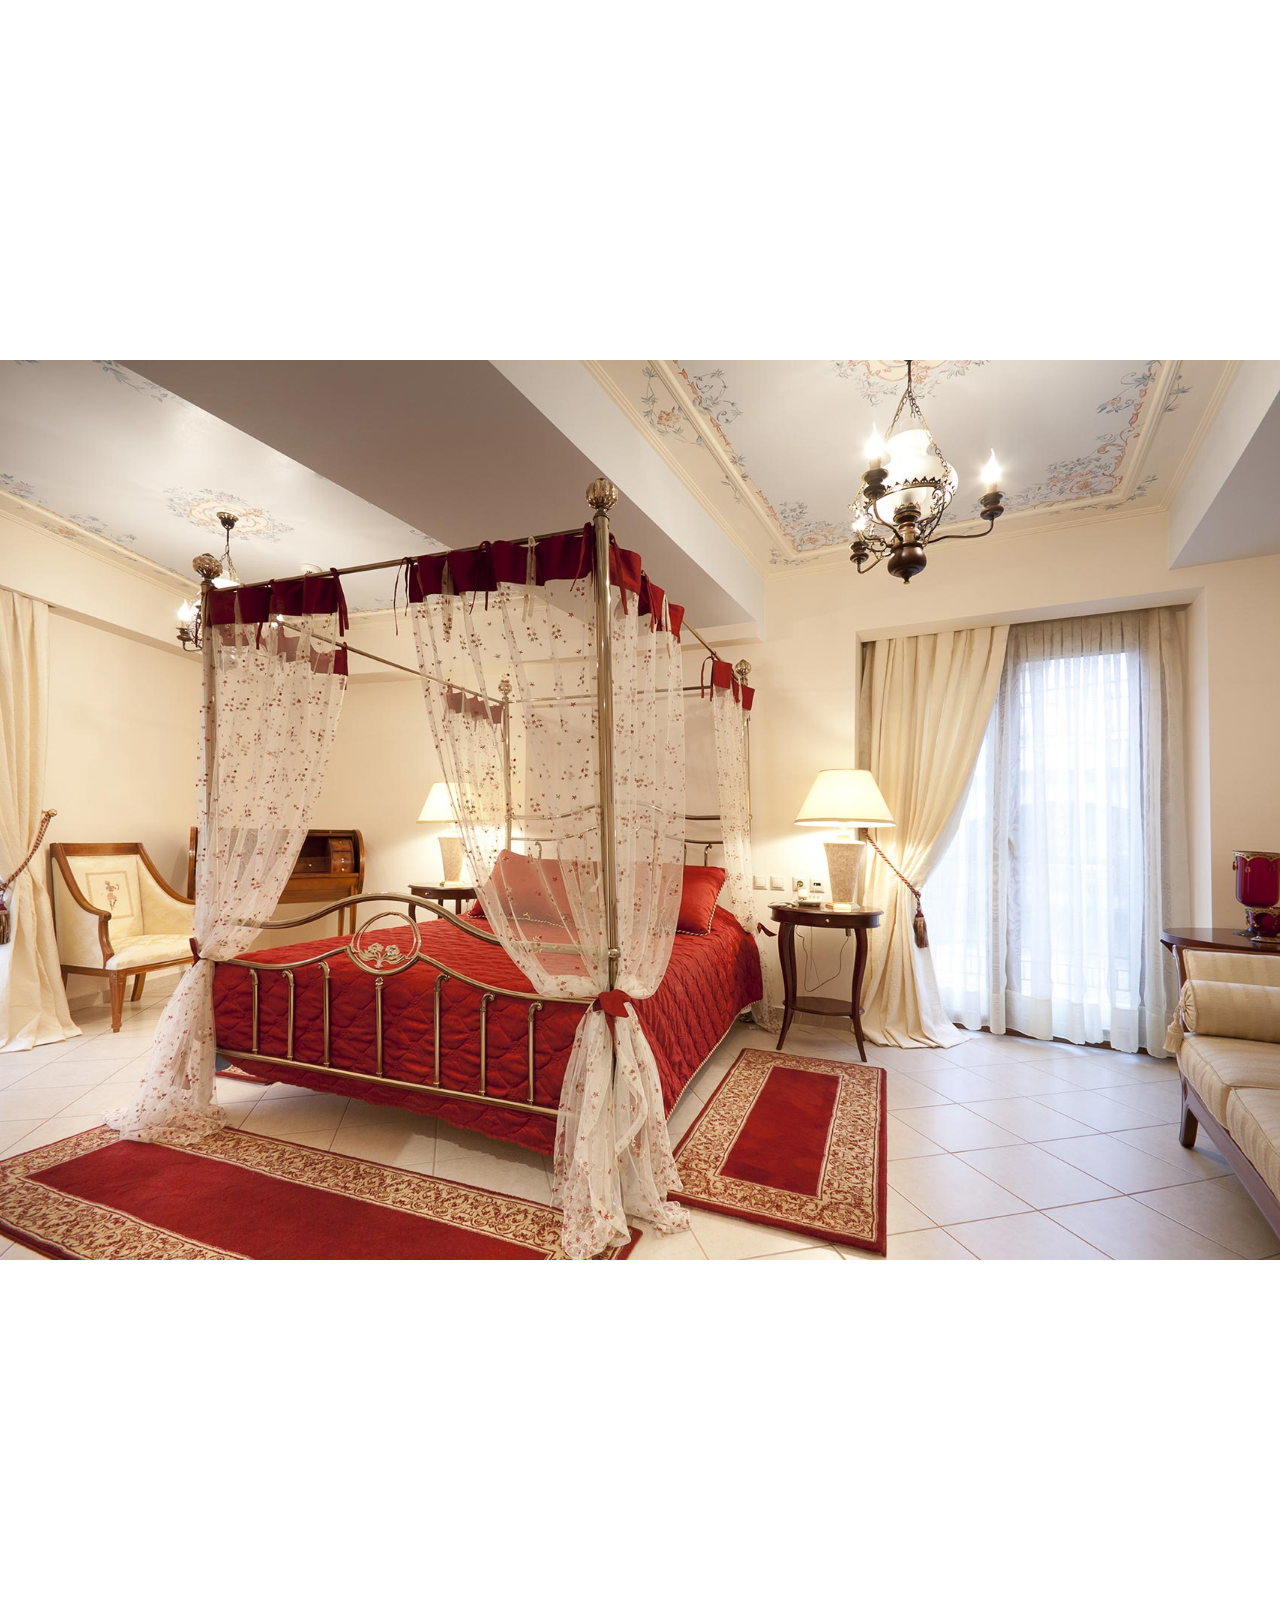
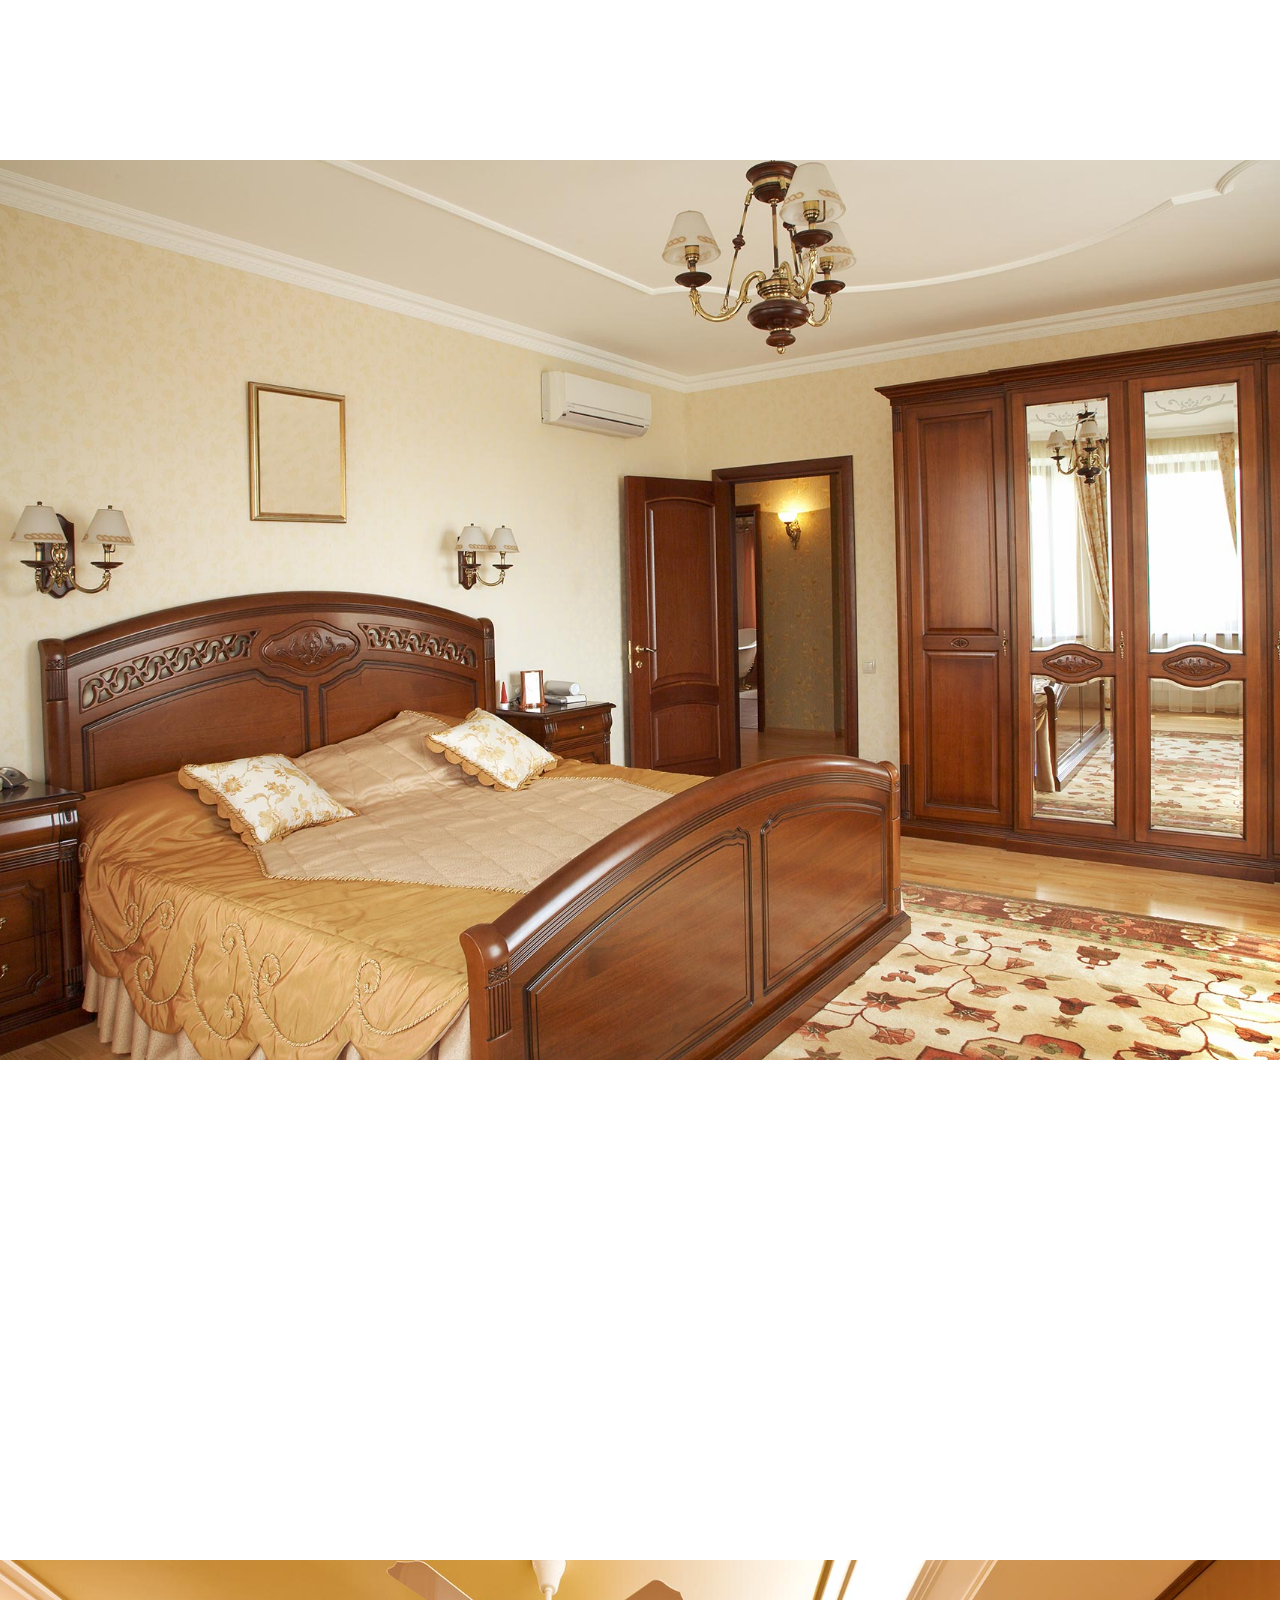
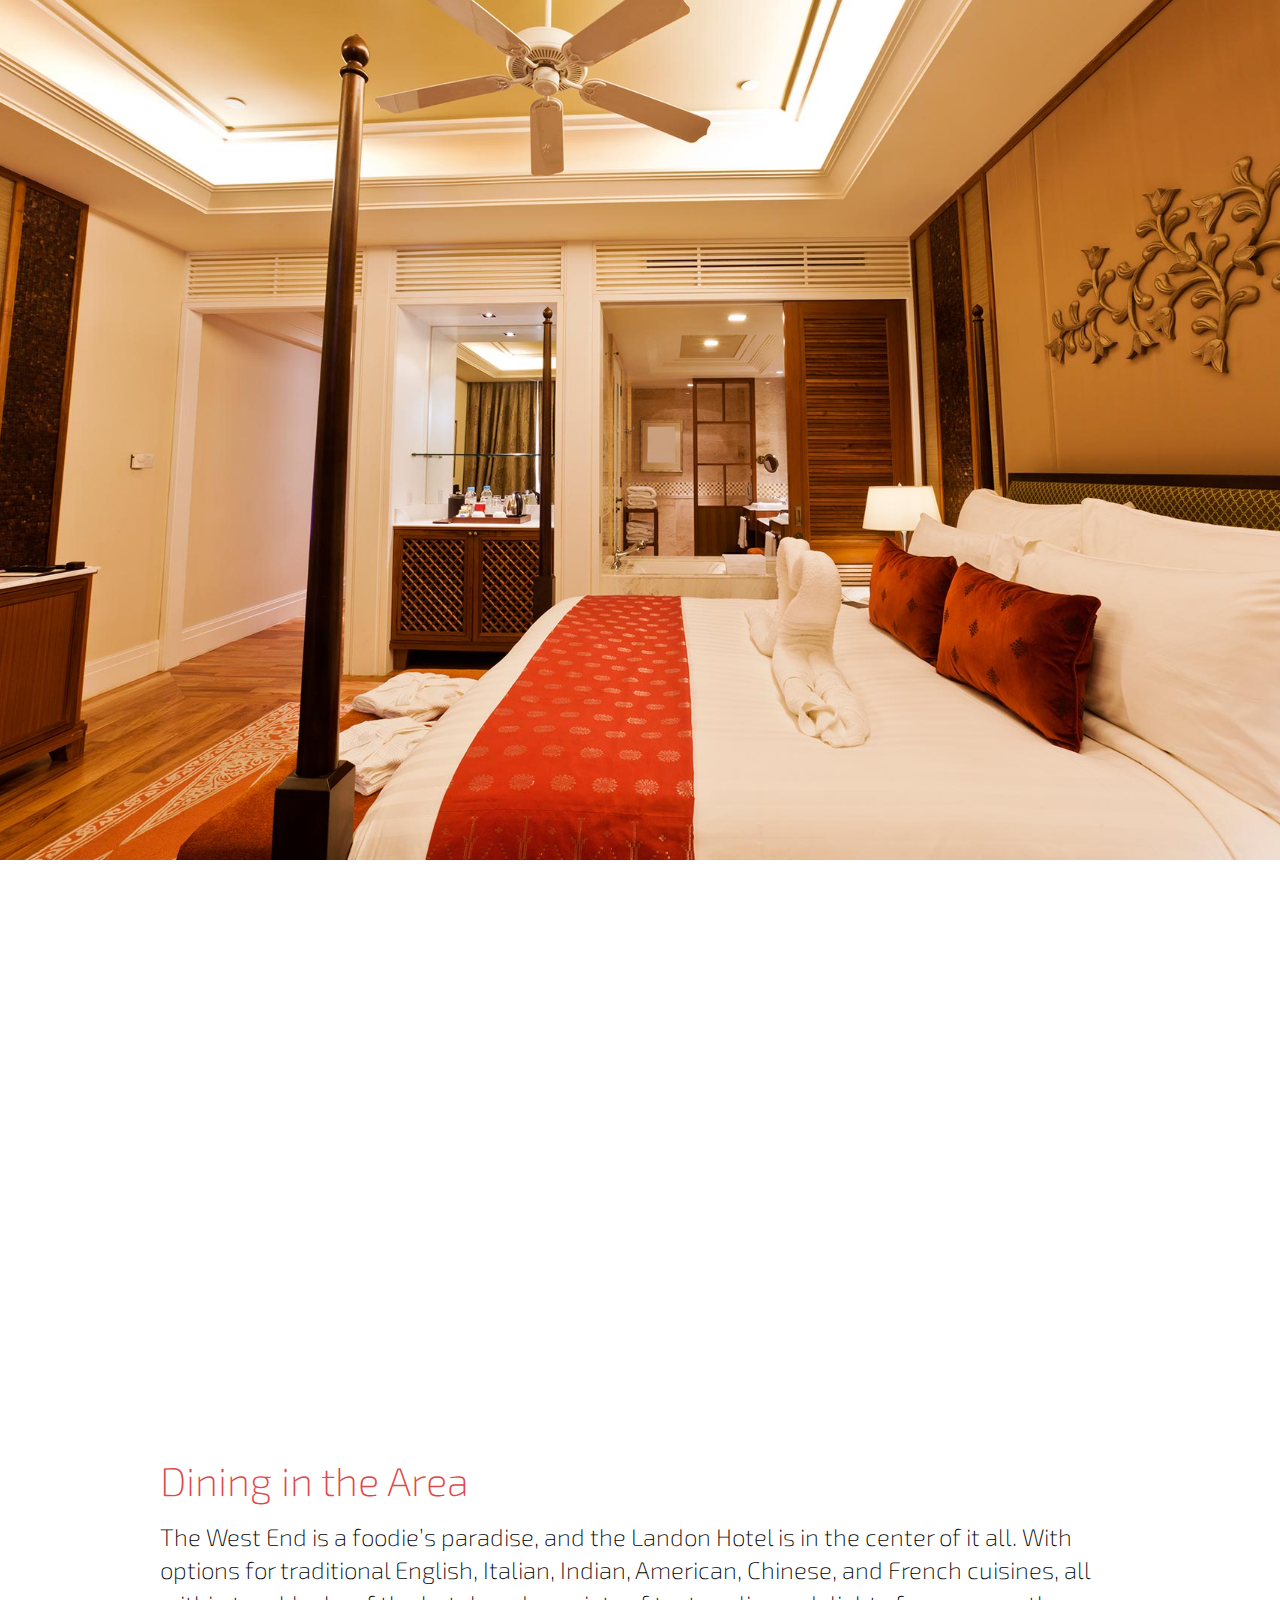
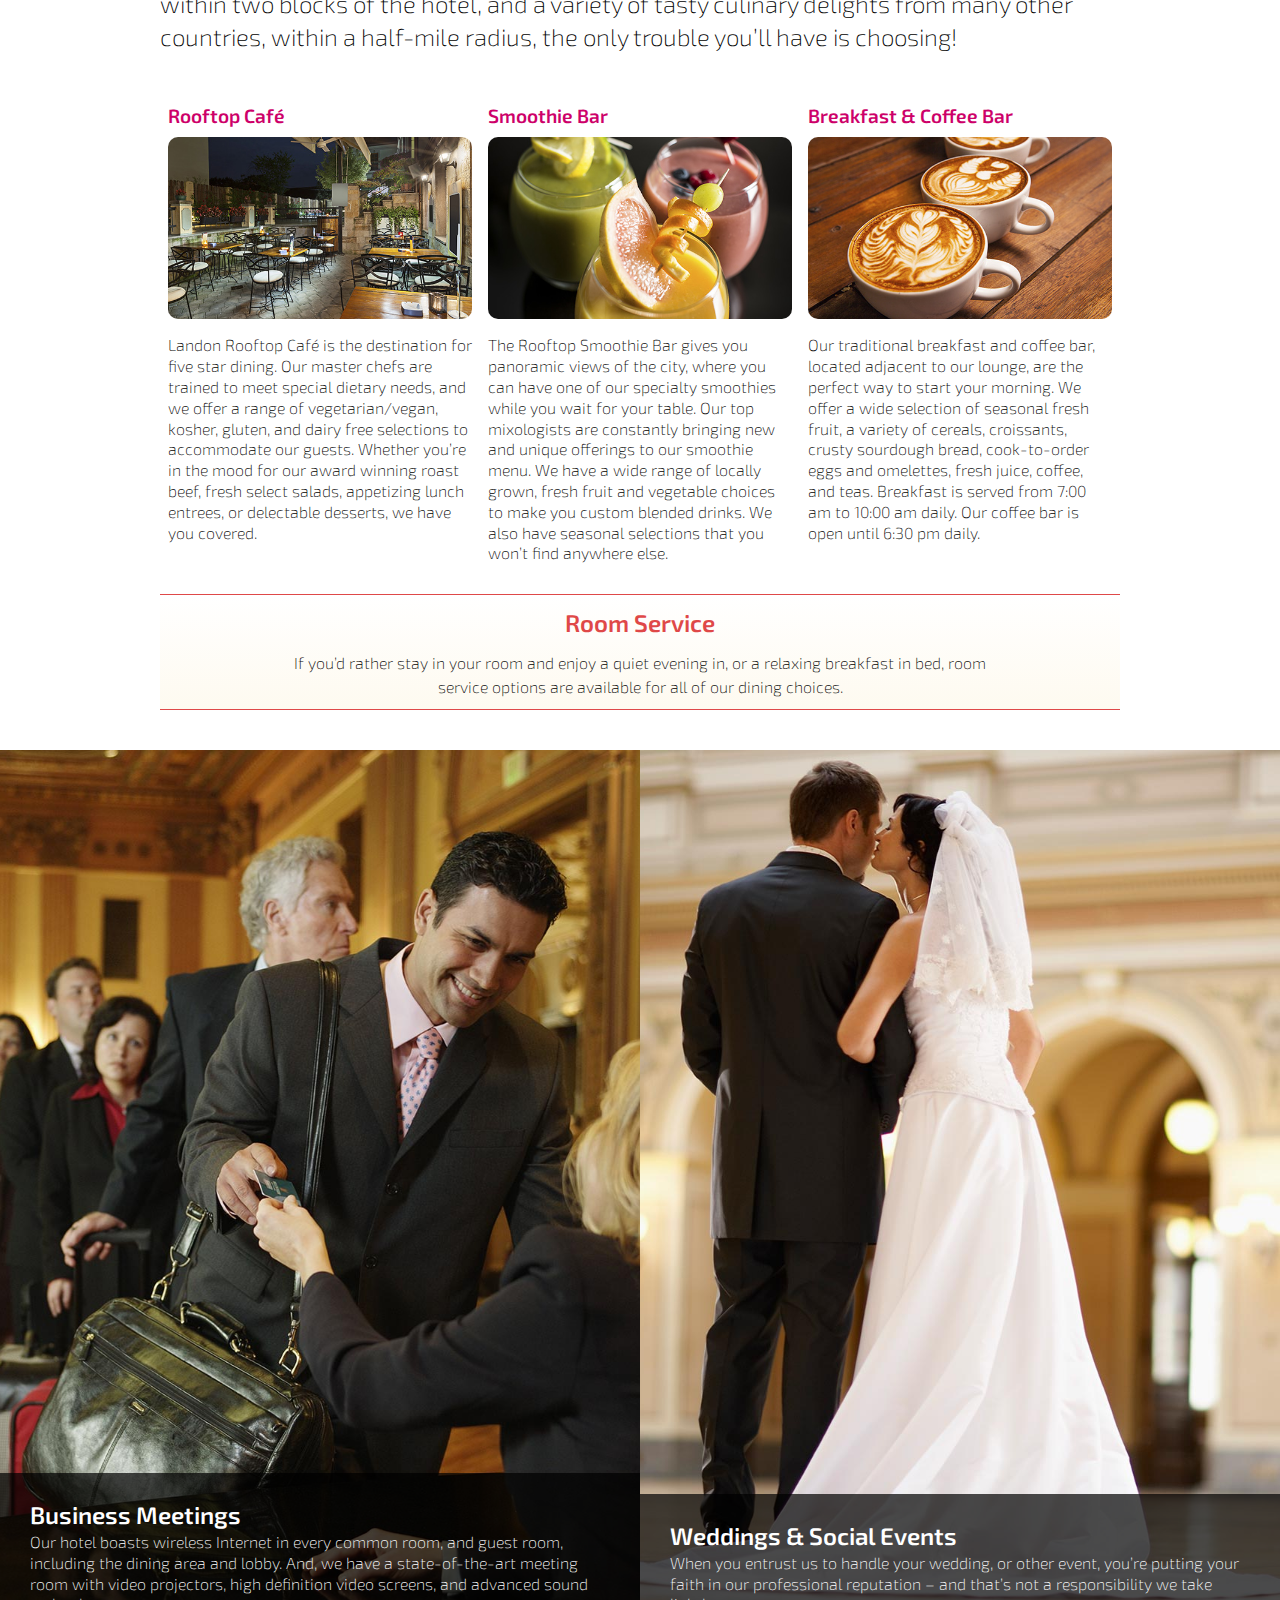
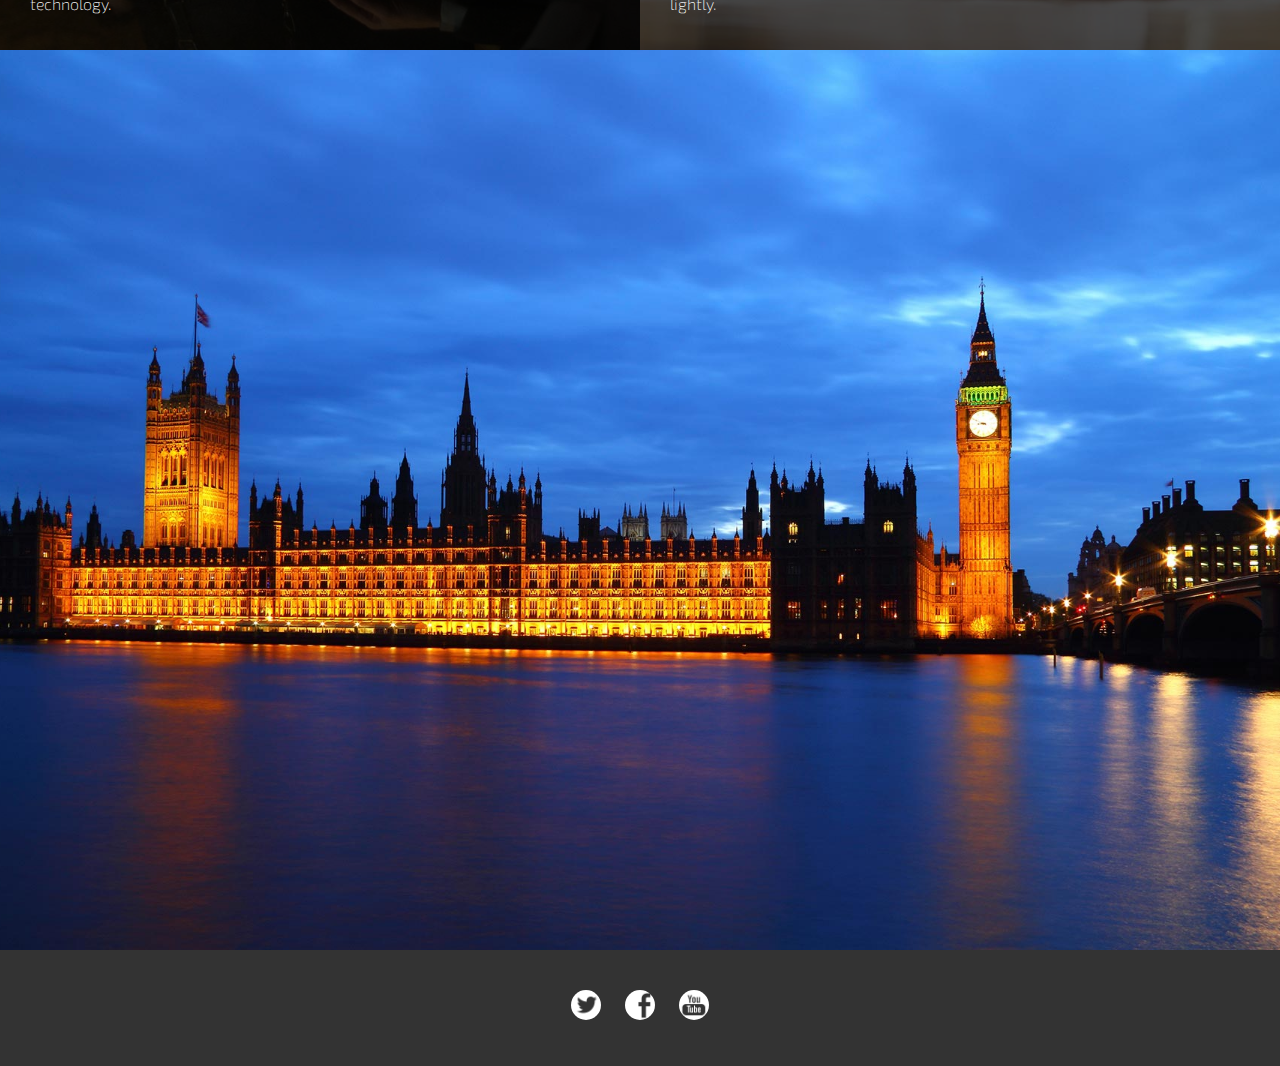
<file: landonhotel.com/index.html>
<!doctype html>
<html lang="en">

<head>
  <meta charset="UTF-8">
  <title>Landon Hotel</title>
  <link rel="stylesheet" href="css/style.css">
  <meta name="viewport" content="width=device-width, user-scalable=no, initial-scale=1.0, maximum-scale=1.0, minimum-scale=1.0">
</head>
<body>
  <header id="intro">
    <article class="fullheight">
      <div class="hgroup">
        <h1>Landon Hotel</h1>
        <h2>West London</h2>
        <p><a href="#welcome"><img src="images/misc/arrow.png" alt="down arrow"></a></p>
      </div>
    </article>

    <nav id="nav">
      <div class="navbar">
        <div class="brand"><a href="#welcome">Landon <span>Hotel</span></a></div>
        <ul>
          <li><a class="icon info" href="#hotelinfo"><span>info</span></a></li>
          <li><a class="icon rooms" href="#rooms"><span>rooms</span></a></li>
          <li><a class="icon dining" href="#dining"><span>dining</span></a></li>
          <li><a class="icon events" href="#events"><span>events</span></a></li>
          <li><a class="icon attractions" href="#attractions"><span>attractions</span></a></li>
        </ul>
      </div><!-- navbar -->
    </nav>
  </header>
<main id="wrapper">
  <div class="scene" id="welcome">
    <article class="content">
      <div class="gallery">
        <img src="images/hotel/intro_room.jpg" alt="Intro Gallery Room Sample Pictures">
        <img src="images/hotel/intro_pool.jpg" alt="Intro Gallery Pool Sample Pictures">
        <img src="images/hotel/intro_dining.jpg" alt="Intro Gallery Dining Sample Pictures">
        <img src="images/hotel/intro_attractions.jpg" alt="Intro Gallery Attractions Sample Pictures">
        <img class="hidesm" src="images/hotel/intro_wedding.jpg" alt="Intro Gallery Dining Sample Pictures">
      </div>
      <h1>Welcome to the Landon&nbsp;Hotel</h1>
      <p>The original Landon perseveres after 50 years in the heart of West London. The West End neighborhood has something for everyone—from theater to dining to historic sights. And the not-to-miss Rooftop Cafe is a great place for travelers and locals to engage over drinks, food, and good&nbsp;conversation. &nbsp;To learn more about the Landon Hotel in the West End, browse our website and <a href="files/landon_information_sheet_London.pdf">download our handy information sheet</a>.</p>
    </article>
  </div><!-- welcome -->
  <div class="scene" id="hotelinfo">
    <article class="heading">
      <h1>Essential Info</h1>
    </article>
    <article id="usefulinfo">
      <section id="arrivalinfo">
        <h2>Arrival Information</h2>
        <ul>
          <li><strong>Check-in:</strong> 3:00 PM</li>
          <li><strong>Check-out:</strong> 11:00 AM</li>
          <li><strong>Parking:</strong> Self-parking in the underground garage is ￡15 per day and valet-parking is ￡50 per day.</li>
          <li><strong>Airport Shuttle:</strong> Our complimentary airport shuttles leave every hour on the hour, and make trips to Heathrow and Gatwick airports.</li>
          <li><strong>Trains:</strong> The nearest Underground station is at Leicester Square.</li>
          <li><strong>Pet Policy:</strong> Pets of all sizes and types are allowed in designated pet rooms, and the specified common areas. Service animals are allowed everywhere.</li>
        </ul>
      </section>
      <section class="checklist" id="services">
        <h2>Services and Amenities</h2>
        <p>Our services and amenities are designed to make your travel easy, your stay comfortable, and your experience one-of-a-kind.</p>
        <ul>
          <li>Indoor pool</li>
          <li>24-hour fitness center</li>
          <li>Massage therapy</li>
          <li>Full service spa</li>
          <li>In-room jacuzzi tubs</li>
          <li>Rooftop café  &amp; smoothie bar</li>
          <li>Coffee bar  &amp; pastry shop</li>
          <li>Traditional continental breakfast</li>
          <li>24-hour concierge service</li>
          <li>Business center</li>
          <li>Complimentary wireless service</li>
          <li>Laundry &amp; dry cleaning service</li>
          <li>Daily paper</li>
          <li>Certified "green" hotel</li>
          <li>Pet-friendly rooms  &amp; common areas</li>
        </ul>
      </section>
      <section class="checklist" id="accessibility">
        <h2>Accessibility</h2>
        <p>We're committed to maintaining the same quality of service for every individual. We offer the following facilities for those with special needs:</p>
        <ul>
          <li>Grab bars on tub walls</li>
          <li>Shower chairs</li>
          <li>Hand held shower sprayers</li>
          <li>Higher toilets &amp; toilet modifiers</li>
          <li>Lower sink faucet handles</li>
          <li>Wheelchair clearance under sinks &amp; vanity</li>
          <li>Lower racks in closet</li>
          <li>TDD machines</li>
          <li>Telephone light signalers  &amp; smoke alarms</li>
          <li>Telephone amplification handsets</li>
          <li>Closed captioned television converters</li>
          <li>Vibrating alarm clocks</li>
          <li>Telephones with volume control</li>
        </ul>
      </section>
    </article>
    <article id="greenprogram">
      <h2>Landon Green Program</h2>
      <p><strong>The Landon Hotel - London</strong> was recently renovated, and we considered the impact on the earth the entire way. From green building materials, to solar power, to energy-friendly lighting and appliances throughout the hotel - we’re saving energy in every socket, outlet, and switch. We’ve also initiated a recycling and composting program that reduces the load to local landfills, while providing valuable raw material for use in new products, or in the case of compost, for use in local gardens and landscapes.</p>
    </article>
  </div><!-- hotelinfo -->
  <div class="scene" id="rooms">
    <header>
      <h1>Guest Rooms</h1>
      <p>Our guest rooms feature sumptuous classic furnishings that evoke visions of London’s rich and long-standing tradition of royalty. While our rooms are decked out in classic design, they each have a modern flair, and contain all the modern comforts expected in today’s luxury hotels. We’ve named our rooms for the notable public squares and circuses around which the West End is laid&nbsp;out.</p>
    </header>
    <article class="room fullheight" id="piccadilly">
      <section class="content">
        <h1>Piccadilly</h1>
        <p>Designed to be our economy room, for those who will be spending more time seeing the sights, and less time hitting the hay. The Piccadilly room has a smaller footprint, but maintains the accommodations of some of our more deluxe rooms.</p>
      </section>
    </article>
    <article class="room fullheight" id="cambridge">
      <section class="content">
        <h1>Cambridge</h1>
        <p>This room features a king bed, with a Comfort-Plus mattress, covered in 400-thread Egyptian cotton sheets. The Cambridge room is decorated in tasteful and warm muted tones, that are soothing on the eyes and senses.</p>
      </section>
    </article>
    <article class="room fullheight" id="westminster">
      <section class="content">
        <h1>Westminster</h1>
        <p>This room is available with a king or two double beds, and is furnished with our Premiere London collection – the softest and most luxurious bed and bath linens.</p>
      </section>
    </article>
    <article class="room fullheight" id="oxford">
      <section class="content">
        <h1>Oxford</h1>
        <p>Our Oxford suites are some of the prettiest and most romantic rooms around and are perfect for honeymoons. All of these feature canopy beds, lots of windows, and spare no modern comfort or convenience, including a TLX media system.</p>
      </section>
    </article>
    <article class="room fullheight" id="victoria">
      <section class="content">
        <h1>Victoria</h1>
        <p>Traveling with the family? Our spacious Victoria suites, with breathtaking views of the city, are the perfect choice. These corner rooms are furnished with a king or two double beds, and have a sofa with a comfortable pullout bed.</p>
      </section>
    </article>
    <article class="room fullheight" id="manchester">
      <section class="content">
        <h1>Manchester</h1>
        <p>The Manchester Executive Suite, is popular with business travelers the world over. These two-room suites feature a king-size bed, living room with leather recliner, full-sized executive desk, and leather desk chair.</p>
      </section>
    </article>
  </div><!-- rooms -->
  <div class="scene" id="dining">
    <article id="areadining">
      <h1>Dining in the Area</h1>
      <p>The West End is a foodie’s paradise, and the Landon Hotel is in the center of it all. With options for traditional English, Italian, Indian, American, Chinese, and French cuisines, all within two blocks of the hotel, and a variety of tasty culinary delights from many other countries, within a half-mile radius, the only trouble you’ll have is choosing! </p>
    </article>
    <article id="inhotel">
      <section id="rooftopcafe">
        <h2>Rooftop Caf&eacute;</h2>
        <img src="images/hotel/dining_rooftop.jpg" alt="Dining">
        <p>Landon Rooftop Caf&eacute; is the destination for five star dining. Our master chefs are trained to meet special dietary needs, and we offer a range of vegetarian/vegan, kosher, gluten, and dairy free selections to accommodate our guests. Whether you&rsquo;re in the mood for our award winning roast beef, fresh select salads, appetizing lunch entrees, or delectable desserts, we have you covered.</p>
      </section>

      <section id="smoothiebar">
        <h2>Smoothie Bar</h2>
        <img src="images/hotel/dining_smoothiebar.jpg" alt="Dining">
        <p>The Rooftop Smoothie Bar gives you panoramic views of the city, where you can have one of our specialty smoothies while you wait for your table. Our top mixologists are constantly bringing new and unique offerings to our smoothie menu. We have a wide range of locally grown, fresh fruit and vegetable choices to make you custom blended drinks.  We also have seasonal selections that you won’t find anywhere else.</p>
      </section>

      <section id="coffeebar">
        <h2>Breakfast &amp; Coffee Bar</h2>
        <img src="images/hotel/dining_lattes.jpg" alt="Dining">
        <p>Our traditional breakfast and coffee bar, located adjacent to our lounge, are the perfect way to start your morning. We offer a wide selection of seasonal fresh fruit, a variety of cereals, croissants, crusty sourdough bread, cook-to-order eggs and omelettes, fresh juice, coffee, and teas. Breakfast is served from 7:00 am to 10:00 am daily. Our coffee bar is open until 6:30 pm daily.</p>
      </section>
    </article><!-- inhotel -->
    <article id="roomservice">
      <h1>Room Service</h1>
      <p>If you’d rather stay in your room and enjoy a quiet evening in, or a relaxing breakfast in bed, room service options are available for all of our dining choices.</p>
    </article>
  </div><!-- dining -->
  <div class="scene" id="events">
      <article class="event fullheight" id="businessmeetings">
        <div class="content">
          <h2>Business Meetings</h2>
          <p>Our hotel boasts wireless Internet in every common room, and guest room, including the dining area and lobby. And, we have a state-of-the-art meeting room with video projectors, high definition video screens, and advanced sound technology.</p>
        </div><!-- content -->
      </article><!-- article -->
      <article class="event fullheight" id="weddings">
        <div class="content">
          <h2>Weddings &amp; Social Events</h2>
          <p> When you entrust us to handle your wedding, or other event, you’re putting your faith in our professional reputation – and that’s not a responsibility we take lightly. </p>
        </div><!-- content -->
      </article><!-- article -->
  </div><!-- events -->
  <div class="scene fullheight" id="attractions">
    <article class="content">
      <h1>Local Attractions</h1>
        <p>Whether you’re a theater enthusiast, enjoy epic shopping, or love to stroll and people watch, London’s West End has an endless opportunity to partake. The heart of London’s "Theatreland" offering the best in drama, comedy, and musical productions.</p>
    </article>
  </div><!-- attractions -->
</main>
<footer class="scene">
  <article class="content">
    <div id="socialmedia">
      <ul class="group">
        <li><a href="https://twitter.com/"><img class="icon" src="images/socialmedia/twitter.png" alt="icon for twitter" /></a></li>
        <li><a href="http://www.facebook.com/"><img class="icon" src="images/socialmedia/facebook.png" alt="icon for facebook" /></a></li>
        <li><a href="http://www.youtube.com/"><img class="icon" src="images/socialmedia/youtube.png" alt="icon for youtube" /></a></li>    
      </ul>      
    </div>
  </article>
</footer>
  <script src="js/script.js"></script>
</body>

</html>
</file>
<file: landonhotel.com/css/style.css>
@import url(http://fonts.googleapis.com/css?family=Exo+2:400,200,600,800);
/* line 5, ../../../../../.rvm/gems/ruby-2.1.2/gems/compass-core-1.0.0.rc.1/stylesheets/compass/reset/_utilities.scss */
html, body, div, span, applet, object, iframe,
h1, h2, h3, h4, h5, h6, p, blockquote, pre,
a, abbr, acronym, address, big, cite, code,
del, dfn, em, img, ins, kbd, q, s, samp,
small, strike, strong, sub, sup, tt, var,
b, u, i, center,
dl, dt, dd, ol, ul, li,
fieldset, form, label, legend,
table, caption, tbody, tfoot, thead, tr, th, td,
article, aside, canvas, details, embed,
figure, figcaption, footer, header, hgroup,
menu, nav, output, ruby, section, summary,
time, mark, audio, video {
  margin: 0;
  padding: 0;
  border: 0;
  font: inherit;
  font-size: 100%;
  vertical-align: baseline;
}

/* line 22, ../../../../../.rvm/gems/ruby-2.1.2/gems/compass-core-1.0.0.rc.1/stylesheets/compass/reset/_utilities.scss */
html {
  line-height: 1;
}

/* line 24, ../../../../../.rvm/gems/ruby-2.1.2/gems/compass-core-1.0.0.rc.1/stylesheets/compass/reset/_utilities.scss */
ol, ul {
  list-style: none;
}

/* line 26, ../../../../../.rvm/gems/ruby-2.1.2/gems/compass-core-1.0.0.rc.1/stylesheets/compass/reset/_utilities.scss */
table {
  border-collapse: collapse;
  border-spacing: 0;
}

/* line 28, ../../../../../.rvm/gems/ruby-2.1.2/gems/compass-core-1.0.0.rc.1/stylesheets/compass/reset/_utilities.scss */
caption, th, td {
  text-align: left;
  font-weight: normal;
  vertical-align: middle;
}

/* line 30, ../../../../../.rvm/gems/ruby-2.1.2/gems/compass-core-1.0.0.rc.1/stylesheets/compass/reset/_utilities.scss */
q, blockquote {
  quotes: none;
}
/* line 103, ../../../../../.rvm/gems/ruby-2.1.2/gems/compass-core-1.0.0.rc.1/stylesheets/compass/reset/_utilities.scss */
q:before, q:after, blockquote:before, blockquote:after {
  content: "";
  content: none;
}

/* line 32, ../../../../../.rvm/gems/ruby-2.1.2/gems/compass-core-1.0.0.rc.1/stylesheets/compass/reset/_utilities.scss */
a img {
  border: none;
}

/* line 116, ../../../../../.rvm/gems/ruby-2.1.2/gems/compass-core-1.0.0.rc.1/stylesheets/compass/reset/_utilities.scss */
article, aside, details, figcaption, figure, footer, header, hgroup, main, menu, nav, section, summary {
  display: block;
}

/* line 14, ../../../../../.rvm/gems/ruby-2.1.2/gems/susy-2.1.3/sass/susy/language/susy/_box-sizing.scss */
*, *:before, *:after {
  -moz-box-sizing: border-box;
  -webkit-box-sizing: border-box;
  box-sizing: border-box;
}

/* line 1, ../../../components/sass/_base.scss */
body {
  font: 200 1em/1.5em "Exo 2", "Helvetica Neue", Helvetica, Arial, sans-serif;
  background: #FFFFFF;
  color: #000000;
}

/* line 7, ../../../components/sass/_base.scss */
h1, h2, h3, h4, h5, h6 {
  font: 200 1.5em/1.5em "Exo 2", "Helvetica Neue", Helvetica, Arial, sans-serif;
  color: #0e83a0;
  font-weight: 600;
}

/* line 13, ../../../components/sass/_base.scss */
strong {
  font-weight: 600;
}

/* line 17, ../../../components/sass/_base.scss */
p {
  font-weight: 200;
  padding-bottom: 10px;
}

/* line 1, ../../../components/sass/_layout.scss */
body {
  position: absolute;
  width: 100%;
  height: 100%;
}

/* line 7, ../../../components/sass/_layout.scss */
.scene {
  position: relative;
  padding: 20px 0;
}
/* line 11, ../../../components/sass/_layout.scss */
.scene article {
  max-width: 95%;
  margin-left: auto;
  margin-right: auto;
}
/* line 12, ../../../../../.rvm/gems/ruby-2.1.2/gems/susy-2.1.3/sass/susy/output/support/_clearfix.scss */
.scene article:after {
  content: " ";
  display: block;
  clear: both;
}
@media (min-width: 1200px) {
  /* line 7, ../../../components/sass/_layout.scss */
  .scene {
    padding: 40px 0;
  }
}
@media (min-width: 960px) {
  /* line 20, ../../../components/sass/_layout.scss */
  .scene article {
    max-width: 60em;
    margin-left: auto;
    margin-right: auto;
  }
  /* line 12, ../../../../../.rvm/gems/ruby-2.1.2/gems/susy-2.1.3/sass/susy/output/support/_clearfix.scss */
  .scene article:after {
    content: " ";
    display: block;
    clear: both;
  }
}

/* line 2, ../../../components/sass/modules/_intro.scss */
header .fullheight {
  background: linear-gradient(to bottom, rgba(0, 0, 0, 0), rgba(0, 0, 0, 0)), url("../images/hotel/splash_hotelphoto.jpg");
  background-repeat: no-repeat;
  background-position: center center;
  -webkit-background-size: cover;
  -moz-background-size: cover;
  -o-background-size: cover;
  background-size: cover;
  display: -webkit-flex;
  display: flex;
  -webkit-align-items: center;
  align-items: center;
  -webkit-justify-content: center;
  justify-content: center;
}
/* line 9, ../../../components/sass/modules/_intro.scss */
header .fullheight .hgroup {
  padding: 100px 0;
}
/* line 12, ../../../components/sass/modules/_intro.scss */
header .fullheight .hgroup h1 {
  color: #FFFFFF;
  font-size: 5em;
  font-weight: 800;
  line-height: .8em;
  text-shadow: #000000 0 0 20px;
  text-align: center;
}
/* line 21, ../../../components/sass/modules/_intro.scss */
header .fullheight .hgroup h2 {
  display: block;
  color: #FFFFFF;
  width: 60%;
  max-width: 200px;
  margin: 0 auto;
  text-align: center;
  border: 1px solid #FFFFFF;
  margin-top: 15px;
  padding: 10px;
  background: rgba(0, 0, 0, 0.5);
  font-size: 1.3em;
}
/* line 35, ../../../components/sass/modules/_intro.scss */
header .fullheight .hgroup p {
  text-align: center;
}
/* line 37, ../../../components/sass/modules/_intro.scss */
header .fullheight .hgroup p img {
  padding-top: 50px;
  max-width: 50px;
}

/* line 1, ../../../components/sass/modules/_nav.scss */
header #nav {
  background-image: url('[data-uri]');
  background-size: 100%;
  background-image: -moz-linear-gradient(top, #0a5c71, #063642);
  background-image: -webkit-linear-gradient(top, #0a5c71, #063642);
  background-image: linear-gradient(to bottom, #0a5c71, #063642);
  width: 100%;
  z-index: 100;
}
/* line 22, ../../../components/sass/_mixins.scss */
header #nav:before, header #nav:after {
  content: '';
  display: table;
}
/* line 27, ../../../components/sass/_mixins.scss */
header #nav:after {
  clear: both;
}
/* line 7, ../../../components/sass/modules/_nav.scss */
header #nav .navbar {
  max-width: 60em;
  margin-left: auto;
  margin-right: auto;
}
/* line 12, ../../../../../.rvm/gems/ruby-2.1.2/gems/susy-2.1.3/sass/susy/output/support/_clearfix.scss */
header #nav .navbar:after {
  content: " ";
  display: block;
  clear: both;
}
/* line 9, ../../../components/sass/modules/_nav.scss */
header #nav .navbar .brand {
  -moz-box-sizing: border-box;
  -webkit-box-sizing: border-box;
  box-sizing: border-box;
  width: 33.33333%;
  float: left;
  padding-left: 0.83333%;
  padding-right: 0.83333%;
  float: left;
  font-weight: 600;
  font-family: 200 1.5em/1.5em "Exo 2", "Helvetica Neue", Helvetica, Arial, sans-serif;
  text-align: center;
  text-transform: uppercase;
  background: #DF4848;
}
/* line 17, ../../../components/sass/modules/_nav.scss */
header #nav .navbar .brand a {
  color: #FFFFFF;
  text-decoration: none;
  text-align: center;
  display: inline-block;
  padding: 10px;
  font-size: 1.5em;
}
@media (max-width: 650px) {
  /* line 17, ../../../components/sass/modules/_nav.scss */
  header #nav .navbar .brand a {
    font-size: 1.2em;
  }
  /* line 27, ../../../components/sass/modules/_nav.scss */
  header #nav .navbar .brand a span {
    display: none;
  }
}
/* line 32, ../../../components/sass/modules/_nav.scss */
header #nav .navbar ul {
  -moz-box-sizing: border-box;
  -webkit-box-sizing: border-box;
  box-sizing: border-box;
  width: 66.66667%;
  float: left;
  padding-left: 0.83333%;
  padding-right: 0.83333%;
}
/* line 34, ../../../components/sass/modules/_nav.scss */
header #nav .navbar ul li {
  float: left;
}
/* line 36, ../../../components/sass/modules/_nav.scss */
header #nav .navbar ul li a {
  color: #FFFFFF;
  font: 200 1em/1.5em "Exo 2", "Helvetica Neue", Helvetica, Arial, sans-serif;
  font-size: 1em;
  display: inline-block;
  padding: 10px 10px 10px 45px;
  text-decoration: none;
  background-size: 35px;
  background-repeat: no-repeat;
  background-position: 2px;
}
/* line 49, ../../../components/sass/modules/_nav.scss */
header #nav .navbar ul li a.info {
  background-image: url("../images/icons/info.png");
}
/* line 50, ../../../components/sass/modules/_nav.scss */
header #nav .navbar ul li a.rooms {
  background-image: url("../images/icons/rooms.png");
}
/* line 51, ../../../components/sass/modules/_nav.scss */
header #nav .navbar ul li a.dining {
  background-image: url("../images/icons/dining.png");
}
/* line 52, ../../../components/sass/modules/_nav.scss */
header #nav .navbar ul li a.events {
  background-image: url("../images/icons/events.png");
}
/* line 53, ../../../components/sass/modules/_nav.scss */
header #nav .navbar ul li a.attractions {
  background-image: url("../images/icons/attractions.png");
}
/* line 55, ../../../components/sass/modules/_nav.scss */
header #nav .navbar ul li a:hover {
  background-color: #EFC94C;
  color: #063642;
}
@media (min-width: 0) and (max-width: 650px) {
  /* line 36, ../../../components/sass/modules/_nav.scss */
  header #nav .navbar ul li a {
    padding: 10px 18px;
  }
  /* line 62, ../../../components/sass/modules/_nav.scss */
  header #nav .navbar ul li a::after {
    content: '\000a0';
    display: block;
  }
  /* line 66, ../../../components/sass/modules/_nav.scss */
  header #nav .navbar ul li a span {
    display: none;
  }
}
@media (min-width: 650px) and (max-width: 960px) {
  /* line 36, ../../../components/sass/modules/_nav.scss */
  header #nav .navbar ul li a {
    padding-left: 10px;
  }
  /* line 72, ../../../components/sass/modules/_nav.scss */
  header #nav .navbar ul li a.icon {
    background-image: none;
  }
}
/* line 75, ../../../components/sass/modules/_nav.scss */
header #nav .navbar ul li a.active {
  background-color: #DF4848;
  color: #FFFFFF;
}

/* line 1, ../../../components/sass/modules/_welcome.scss */
#welcome {
  background-image: url('[data-uri]');
  background-size: 100%;
  background-image: -moz-linear-gradient(top, #efc94c, #e27a3f);
  background-image: -webkit-linear-gradient(top, #efc94c, #e27a3f);
  background-image: linear-gradient(to bottom, #efc94c, #e27a3f);
}
/* line 4, ../../../components/sass/modules/_welcome.scss */
#welcome article {
  text-align: center;
  max-width: 70%;
  margin-left: auto;
  margin-right: auto;
}
/* line 12, ../../../../../.rvm/gems/ruby-2.1.2/gems/susy-2.1.3/sass/susy/output/support/_clearfix.scss */
#welcome article:after {
  content: " ";
  display: block;
  clear: both;
}
@media (min-width: 650px) {
  /* line 4, ../../../components/sass/modules/_welcome.scss */
  #welcome article {
    max-width: 33em;
    margin-left: auto;
    margin-right: auto;
    padding: 60px 0;
  }
  /* line 12, ../../../../../.rvm/gems/ruby-2.1.2/gems/susy-2.1.3/sass/susy/output/support/_clearfix.scss */
  #welcome article:after {
    content: " ";
    display: block;
    clear: both;
  }
}
/* line 13, ../../../components/sass/modules/_welcome.scss */
#welcome h1 {
  font-weight: normal;
  line-height: 100%;
  color: #a24a19;
  padding: 10px 0;
}
/* line 22, ../../../components/sass/_mixins.scss */
#welcome .gallery:before, #welcome .gallery:after {
  content: '';
  display: table;
}
/* line 27, ../../../components/sass/_mixins.scss */
#welcome .gallery:after {
  clear: both;
}
/* line 22, ../../../components/sass/modules/_welcome.scss */
#welcome .gallery img {
  -moz-border-radius: 20%;
  -webkit-border-radius: 20%;
  border-radius: 20%;
  display: none;
}
@media (min-width: 650px) {
  /* line 22, ../../../components/sass/modules/_welcome.scss */
  #welcome .gallery img {
    -moz-box-sizing: border-box;
    -webkit-box-sizing: border-box;
    box-sizing: border-box;
    width: 25%;
    float: left;
    padding-left: 2.5%;
    padding-right: 2.5%;
    display: inline;
  }
  /* line 66, ../../../../../.rvm/gems/ruby-2.1.2/gems/susy-2.1.3/sass/susy/language/susy/_gallery.scss */
  #welcome .gallery img:nth-child(4n + 1) {
    margin-left: 0;
    margin-right: -100%;
    clear: both;
  }
  /* line 66, ../../../../../.rvm/gems/ruby-2.1.2/gems/susy-2.1.3/sass/susy/language/susy/_gallery.scss */
  #welcome .gallery img:nth-child(4n + 2) {
    margin-left: 25%;
    margin-right: -100%;
    clear: none;
  }
  /* line 66, ../../../../../.rvm/gems/ruby-2.1.2/gems/susy-2.1.3/sass/susy/language/susy/_gallery.scss */
  #welcome .gallery img:nth-child(4n + 3) {
    margin-left: 50%;
    margin-right: -100%;
    clear: none;
  }
  /* line 66, ../../../../../.rvm/gems/ruby-2.1.2/gems/susy-2.1.3/sass/susy/language/susy/_gallery.scss */
  #welcome .gallery img:nth-child(4n + 4) {
    margin-left: 75%;
    margin-right: -100%;
    clear: none;
  }
  /* line 29, ../../../components/sass/modules/_welcome.scss */
  #welcome .gallery img.hidesm {
    display: none;
  }
}
@media (min-width: 960px) {
  /* line 22, ../../../components/sass/modules/_welcome.scss */
  #welcome .gallery img {
    -moz-box-sizing: border-box;
    -webkit-box-sizing: border-box;
    box-sizing: border-box;
    width: 20%;
    float: left;
    padding-left: 2%;
    padding-right: 2%;
    display: inline;
  }
  /* line 66, ../../../../../.rvm/gems/ruby-2.1.2/gems/susy-2.1.3/sass/susy/language/susy/_gallery.scss */
  #welcome .gallery img:nth-child(5n + 1) {
    margin-left: 0;
    margin-right: -100%;
    clear: both;
  }
  /* line 66, ../../../../../.rvm/gems/ruby-2.1.2/gems/susy-2.1.3/sass/susy/language/susy/_gallery.scss */
  #welcome .gallery img:nth-child(5n + 2) {
    margin-left: 20%;
    margin-right: -100%;
    clear: none;
  }
  /* line 66, ../../../../../.rvm/gems/ruby-2.1.2/gems/susy-2.1.3/sass/susy/language/susy/_gallery.scss */
  #welcome .gallery img:nth-child(5n + 3) {
    margin-left: 40%;
    margin-right: -100%;
    clear: none;
  }
  /* line 66, ../../../../../.rvm/gems/ruby-2.1.2/gems/susy-2.1.3/sass/susy/language/susy/_gallery.scss */
  #welcome .gallery img:nth-child(5n + 4) {
    margin-left: 60%;
    margin-right: -100%;
    clear: none;
  }
  /* line 66, ../../../../../.rvm/gems/ruby-2.1.2/gems/susy-2.1.3/sass/susy/language/susy/_gallery.scss */
  #welcome .gallery img:nth-child(5n + 5) {
    margin-left: 80%;
    margin-right: -100%;
    clear: none;
  }
  /* line 35, ../../../components/sass/modules/_welcome.scss */
  #welcome .gallery img.hidesm {
    display: inline;
  }
}

/* line 1, ../../../components/sass/modules/_events.scss */
#events {
  padding: 0;
}
/* line 22, ../../../components/sass/_mixins.scss */
#events:before, #events:after {
  content: '';
  display: table;
}
/* line 27, ../../../components/sass/_mixins.scss */
#events:after {
  clear: both;
}
/* line 5, ../../../components/sass/modules/_events.scss */
#events .event {
  position: relative;
  max-width: 100%;
  margin-left: auto;
  margin-right: auto;
}
/* line 12, ../../../../../.rvm/gems/ruby-2.1.2/gems/susy-2.1.3/sass/susy/output/support/_clearfix.scss */
#events .event:after {
  content: " ";
  display: block;
  clear: both;
}
@media (min-width: 650px) {
  /* line 5, ../../../components/sass/modules/_events.scss */
  #events .event {
    -moz-box-sizing: border-box;
    -webkit-box-sizing: border-box;
    box-sizing: border-box;
    width: 50%;
    float: left;
  }
}
/* line 12, ../../../components/sass/modules/_events.scss */
#events .event .content {
  position: absolute;
  bottom: 0;
  background: rgba(0, 0, 0, 0.7);
  padding: 30px;
  color: #FFFFFF;
  font-weight: 200;
  line-height: 130%;
}
/* line 21, ../../../components/sass/modules/_events.scss */
#events .event .content h2 {
  color: #FFFFFF;
  line-height: 1em;
}
/* line 26, ../../../components/sass/modules/_events.scss */
#events .event .content p {
  padding: 5px 0;
}
/* line 33, ../../../components/sass/modules/_events.scss */
#events #businessmeetings {
  background: linear-gradient(to right, rgba(0, 0, 0, 0), rgba(0, 0, 0, 0)), url("../images/hotel/events_conference.jpg");
  background-repeat: no-repeat;
  background-position: 65% top;
  -webkit-background-size: cover;
  -moz-background-size: cover;
  -o-background-size: cover;
  background-size: cover;
}
/* line 37, ../../../components/sass/modules/_events.scss */
#events #weddings {
  background: linear-gradient(to left, rgba(0, 0, 0, 0), rgba(0, 0, 0, 0)), url("../images/hotel/events_wedding.jpg");
  background-repeat: no-repeat;
  background-position: 40% top;
  -webkit-background-size: cover;
  -moz-background-size: cover;
  -o-background-size: cover;
  background-size: cover;
}

/* line 3, ../../../components/sass/modules/_dining.scss */
#dining h1, #dining h2 {
  color: #DF4848;
  padding: 10px 0;
}
/* line 8, ../../../components/sass/modules/_dining.scss */
#dining img {
  width: 100%;
  -moz-border-radius: 10px;
  -webkit-border-radius: 10px;
  border-radius: 10px;
}
@media (min-width: 650px) {
  /* line 14, ../../../components/sass/modules/_dining.scss */
  #dining #areadining {
    margin-bottom: 30px;
  }
  /* line 17, ../../../components/sass/modules/_dining.scss */
  #dining #areadining h1 {
    font-weight: 200;
    font-size: 2.5em;
  }
  /* line 21, ../../../components/sass/modules/_dining.scss */
  #dining #areadining p {
    font-size: 1.5em;
    line-height: 140%;
  }
  /* line 27, ../../../components/sass/modules/_dining.scss */
  #dining section {
    -moz-box-sizing: border-box;
    -webkit-box-sizing: border-box;
    box-sizing: border-box;
    width: 33.33333%;
    float: left;
    padding-left: 0.83333%;
    padding-right: 0.83333%;
  }
  /* line 30, ../../../components/sass/modules/_dining.scss */
  #dining section h2 {
    font-size: 1.2em;
    line-height: 120%;
    color: #CD0069;
  }
  /* line 35, ../../../components/sass/modules/_dining.scss */
  #dining section p {
    padding-top: 10px;
    font-size: 1em;
    line-height: 130%;
  }
}
/* line 43, ../../../components/sass/modules/_dining.scss */
#dining #roomservice {
  margin-top: 20px;
  background-image: url('[data-uri]');
  background-size: 100%;
  background-image: -moz-linear-gradient(top, #ffffff, #fefaf0);
  background-image: -webkit-linear-gradient(top, #ffffff, #fefaf0);
  background-image: linear-gradient(to bottom, #ffffff, #fefaf0);
  padding-left: 9.16667%;
  padding-right: 9.16667%;
  text-align: center;
  border-top: 1px solid #DF4848;
  border-bottom: 1px solid #DF4848;
}

/* line 1, ../../../components/sass/modules/_hotelinfo.scss */
#hotelinfo {
  background-image: url('[data-uri]');
  background-size: 100%;
  background-image: -moz-linear-gradient(top, #3a3f90, #45b29d);
  background-image: -webkit-linear-gradient(top, #3a3f90, #45b29d);
  background-image: linear-gradient(to bottom, #3a3f90, #45b29d);
  color: #FFFFFF;
}
/* line 5, ../../../components/sass/modules/_hotelinfo.scss */
#hotelinfo h1, #hotelinfo h2, #hotelinfo h3, #hotelinfo h4, #hotelinfo h5, #hotelinfo h6 {
  color: #FFFFFF;
}
/* line 10, ../../../components/sass/modules/_hotelinfo.scss */
#hotelinfo .heading h1 {
  font-size: 3em;
  font-weight: 200;
}
/* line 22, ../../../components/sass/_mixins.scss */
#hotelinfo #usefulinfo:before, #hotelinfo #usefulinfo:after {
  content: '';
  display: table;
}
/* line 27, ../../../components/sass/_mixins.scss */
#hotelinfo #usefulinfo:after {
  clear: both;
}
@media (min-width: 650px) {
  /* line 18, ../../../components/sass/modules/_hotelinfo.scss */
  #hotelinfo #usefulinfo section {
    -moz-box-sizing: border-box;
    -webkit-box-sizing: border-box;
    box-sizing: border-box;
    width: 33.33333%;
    float: left;
    padding-left: 3.33333%;
    padding-right: 3.33333%;
  }
}
@media (min-width: 450px) and (max-width: 650px) {
  /* line 23, ../../../components/sass/modules/_hotelinfo.scss */
  #hotelinfo #usefulinfo section.checklist {
    -moz-box-sizing: border-box;
    -webkit-box-sizing: border-box;
    box-sizing: border-box;
    width: 50%;
    float: left;
    padding-left: 5%;
    padding-right: 5%;
  }
}
/* line 28, ../../../components/sass/modules/_hotelinfo.scss */
#hotelinfo #usefulinfo section h2 {
  color: #b5b7e1;
  font-size: 1.3em;
  line-height: 110%;
  padding: 10px 0;
}
/* line 35, ../../../components/sass/modules/_hotelinfo.scss */
#hotelinfo #usefulinfo section p {
  font-size: 1em;
  line-height: 130%;
}
/* line 41, ../../../components/sass/modules/_hotelinfo.scss */
#hotelinfo #usefulinfo section ul li {
  list-style: square;
  margin-left: 10%;
  line-height: 115%;
  margin-bottom: 5px;
}
/* line 51, ../../../components/sass/modules/_hotelinfo.scss */
#hotelinfo #usefulinfo section#arrivalinfo ul {
  margin: 0;
}
/* line 53, ../../../components/sass/modules/_hotelinfo.scss */
#hotelinfo #usefulinfo section#arrivalinfo ul li {
  list-style: none;
  border-top: 1px solid #FFFFFF;
  padding: 15px 0;
  margin-left: 0;
}
/* line 58, ../../../components/sass/modules/_hotelinfo.scss */
#hotelinfo #usefulinfo section#arrivalinfo ul li strong {
  color: #EFC94C;
}
/* line 62, ../../../components/sass/modules/_hotelinfo.scss */
#hotelinfo #usefulinfo section#arrivalinfo ul li:first-child {
  border-top: none;
}
/* line 70, ../../../components/sass/modules/_hotelinfo.scss */
#hotelinfo #greenprogram {
  background-color: rgba(26, 68, 60, 0.5);
  margin-top: 20px;
  border: 1px solid #FFFFFF;
  padding: 20px;
  -moz-border-radius: 20px;
  -webkit-border-radius: 20px;
  border-radius: 20px;
}
@media (min-width: 1200px) {
  /* line 70, ../../../components/sass/modules/_hotelinfo.scss */
  #hotelinfo #greenprogram {
    background-image: url("../images/misc/greenplanet.png");
    background-size: 400px;
    background-repeat: no-repeat;
    background-position: 120% center;
    padding-right: 300px;
  }
}

/* line 2, ../../../components/sass/modules/_rooms.scss */
#rooms header {
  margin-bottom: 20px;
  max-width: 90%;
  margin-left: auto;
  margin-right: auto;
}
/* line 12, ../../../../../.rvm/gems/ruby-2.1.2/gems/susy-2.1.3/sass/susy/output/support/_clearfix.scss */
#rooms header:after {
  content: " ";
  display: block;
  clear: both;
}
@media (min-width: 960px) {
  /* line 2, ../../../components/sass/modules/_rooms.scss */
  #rooms header {
    max-width: 60em;
    margin-left: auto;
    margin-right: auto;
    padding-left: 9.16667%;
    padding-right: 9.16667%;
  }
  /* line 12, ../../../../../.rvm/gems/ruby-2.1.2/gems/susy-2.1.3/sass/susy/output/support/_clearfix.scss */
  #rooms header:after {
    content: " ";
    display: block;
    clear: both;
  }
}
/* line 11, ../../../components/sass/modules/_rooms.scss */
#rooms .room {
  max-width: 100%;
  margin-left: auto;
  margin-right: auto;
  padding-left: 9.16667%;
  padding-right: 9.16667%;
  display: -webkit-flex;
  display: flex;
  -webkit-align-items: center;
  align-items: center;
  -webkit-justify-content: center;
  justify-content: center;
  padding: 200px 0;
}
/* line 12, ../../../../../.rvm/gems/ruby-2.1.2/gems/susy-2.1.3/sass/susy/output/support/_clearfix.scss */
#rooms .room:after {
  content: " ";
  display: block;
  clear: both;
}
@media (min-width: 650px) {
  /* line 11, ../../../components/sass/modules/_rooms.scss */
  #rooms .room {
    padding-left: 59.16667%;
    padding-right: 9.16667%;
  }
}
/* line 24, ../../../components/sass/modules/_rooms.scss */
#rooms .room .content {
  -moz-border-radius: 10px;
  -webkit-border-radius: 10px;
  border-radius: 10px;
  background: rgba(255, 255, 255, 0.8);
  padding: 20px;
}
/* line 29, ../../../components/sass/modules/_rooms.scss */
#rooms .room .content h1 {
  color: #DF4848;
}
/* line 34, ../../../components/sass/modules/_rooms.scss */
#rooms #piccadilly {
  background: linear-gradient(to bottom, rgba(0, 0, 0, 0), rgba(0, 0, 0, 0)), url("../images/hotel/rooms_piccadilly.jpg");
  background-repeat: no-repeat;
  background-position: center center;
  -webkit-background-size: cover;
  -moz-background-size: cover;
  -o-background-size: cover;
  background-size: cover;
}
/* line 35, ../../../components/sass/modules/_rooms.scss */
#rooms #cambridge {
  background: linear-gradient(to bottom, rgba(0, 0, 0, 0), rgba(0, 0, 0, 0)), url("../images/hotel/rooms_cambridge.jpg");
  background-repeat: no-repeat;
  background-position: center center;
  -webkit-background-size: cover;
  -moz-background-size: cover;
  -o-background-size: cover;
  background-size: cover;
}
/* line 36, ../../../components/sass/modules/_rooms.scss */
#rooms #westminster {
  background: linear-gradient(to bottom, rgba(0, 0, 0, 0), rgba(0, 0, 0, 0)), url("../images/hotel/rooms_westminster.jpg");
  background-repeat: no-repeat;
  background-position: center center;
  -webkit-background-size: cover;
  -moz-background-size: cover;
  -o-background-size: cover;
  background-size: cover;
}
/* line 37, ../../../components/sass/modules/_rooms.scss */
#rooms #oxford {
  background: linear-gradient(to bottom, rgba(0, 0, 0, 0), rgba(0, 0, 0, 0)), url("../images/hotel/rooms_oxford.jpg");
  background-repeat: no-repeat;
  background-position: center center;
  -webkit-background-size: cover;
  -moz-background-size: cover;
  -o-background-size: cover;
  background-size: cover;
}
/* line 38, ../../../components/sass/modules/_rooms.scss */
#rooms #victoria {
  background: linear-gradient(to bottom, rgba(0, 0, 0, 0), rgba(0, 0, 0, 0)), url("../images/hotel/rooms_victoria.jpg");
  background-repeat: no-repeat;
  background-position: center center;
  -webkit-background-size: cover;
  -moz-background-size: cover;
  -o-background-size: cover;
  background-size: cover;
}
/* line 39, ../../../components/sass/modules/_rooms.scss */
#rooms #manchester {
  background: linear-gradient(to bottom, rgba(0, 0, 0, 0), rgba(0, 0, 0, 0)), url("../images/hotel/rooms_manchester.jpg");
  background-repeat: no-repeat;
  background-position: center center;
  -webkit-background-size: cover;
  -moz-background-size: cover;
  -o-background-size: cover;
  background-size: cover;
}

/* line 1, ../../../components/sass/modules/_attractions.scss */
#attractions {
  max-width: 100%;
  margin-left: auto;
  margin-right: auto;
  padding: 0;
  background: linear-gradient(to bottom, rgba(0, 0, 0, 0), rgba(0, 0, 0, 0)), url("../images/hotel/attractions.jpg");
  background-repeat: no-repeat;
  background-position: center center;
  -webkit-background-size: cover;
  -moz-background-size: cover;
  -o-background-size: cover;
  background-size: cover;
  display: -webkit-flex;
  display: flex;
  -webkit-align-items: center;
  align-items: center;
  -webkit-justify-content: center;
  justify-content: center;
}
/* line 22, ../../../components/sass/_mixins.scss */
#attractions:before, #attractions:after {
  content: '';
  display: table;
}
/* line 27, ../../../components/sass/_mixins.scss */
#attractions:after {
  clear: both;
}
/* line 12, ../../../../../.rvm/gems/ruby-2.1.2/gems/susy-2.1.3/sass/susy/output/support/_clearfix.scss */
#attractions:after {
  content: " ";
  display: block;
  clear: both;
}
/* line 11, ../../../components/sass/modules/_attractions.scss */
#attractions article {
  max-width: 80%;
  margin-left: auto;
  margin-right: auto;
  padding: 20px;
  margin-top: 200px;
  margin-bottom: 200px;
  background: rgba(255, 255, 255, 0.8);
  -moz-border-radius: 10px;
  -webkit-border-radius: 10px;
  border-radius: 10px;
}
/* line 12, ../../../../../.rvm/gems/ruby-2.1.2/gems/susy-2.1.3/sass/susy/output/support/_clearfix.scss */
#attractions article:after {
  content: " ";
  display: block;
  clear: both;
}
@media (min-width: 960px) {
  /* line 11, ../../../components/sass/modules/_attractions.scss */
  #attractions article {
    max-width: 50%;
    margin-left: auto;
    margin-right: auto;
  }
  /* line 12, ../../../../../.rvm/gems/ruby-2.1.2/gems/susy-2.1.3/sass/susy/output/support/_clearfix.scss */
  #attractions article:after {
    content: " ";
    display: block;
    clear: both;
  }
}

/* line 1, ../../../components/sass/modules/_footer.scss */
footer {
  max-width: 100%;
  margin-left: auto;
  margin-right: auto;
  background: #333333;
  padding: 30px 0;
}
/* line 12, ../../../../../.rvm/gems/ruby-2.1.2/gems/susy-2.1.3/sass/susy/output/support/_clearfix.scss */
footer:after {
  content: " ";
  display: block;
  clear: both;
}
/* line 5, ../../../components/sass/modules/_footer.scss */
footer #socialmedia {
  text-align: center;
}
/* line 7, ../../../components/sass/modules/_footer.scss */
footer #socialmedia ul {
  list-style: none;
}
/* line 9, ../../../components/sass/modules/_footer.scss */
footer #socialmedia ul li {
  display: inline-block;
  padding: 0 10px;
}
/* line 12, ../../../components/sass/modules/_footer.scss */
footer #socialmedia ul li img {
  width: 30px;
  -moz-border-radius: 50%;
  -webkit-border-radius: 50%;
  border-radius: 50%;
}

/*# sourceMappingURL=style.css.map */
</file>
